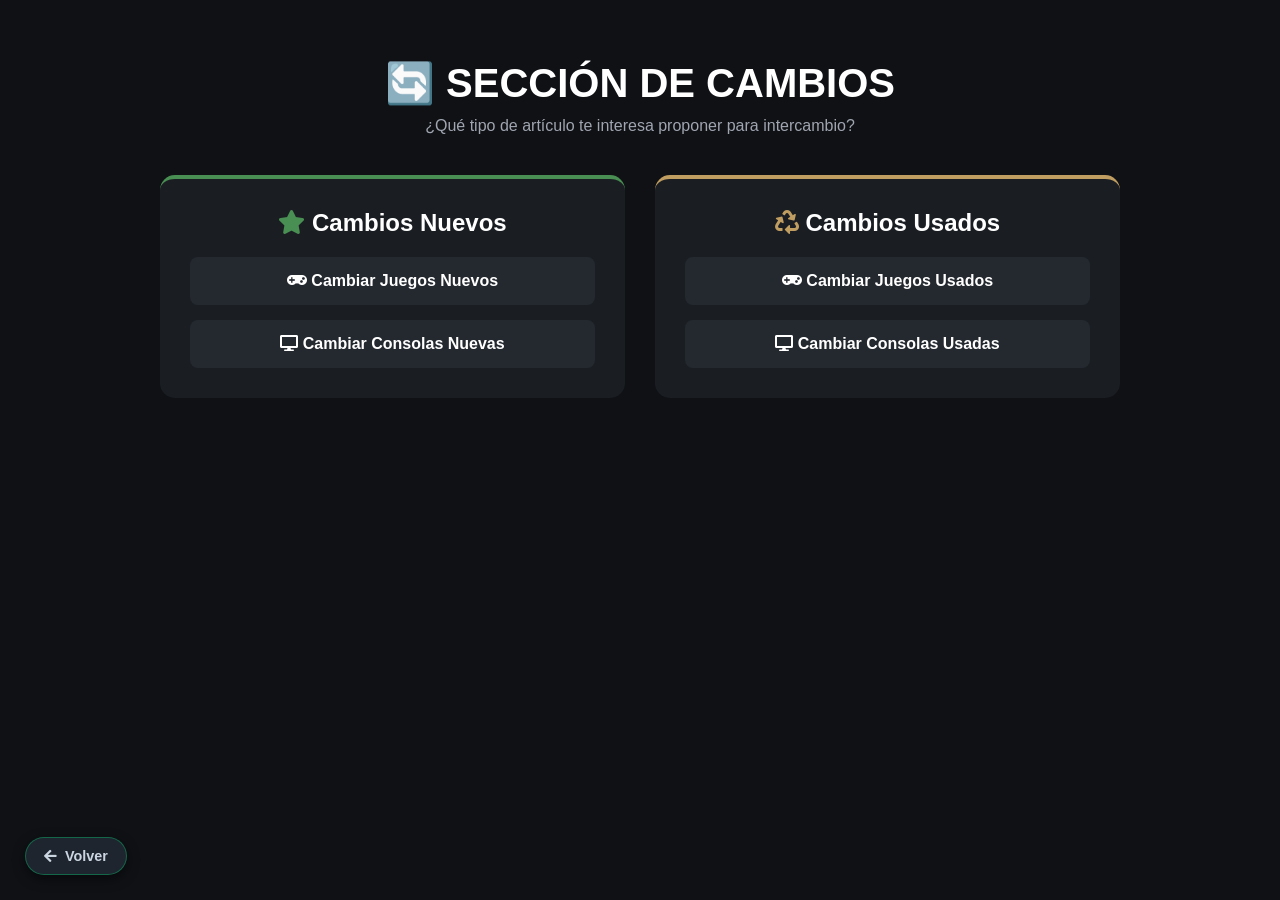
<file: cambio.html>
<!DOCTYPE html>
<html lang="es">
<head>
    <meta charset="UTF-8">
    <meta name="viewport" content="width=device-width, initial-scale=1.0">
    <title>Marketplace - Intercambios | Cambio y Venta EC</title>
    <link rel="stylesheet" href="styles.css">
    <link rel="stylesheet" href="https://cdnjs.cloudflare.com/ajax/libs/font-awesome/5.15.4/css/all.min.css">
</head>
<body>

    <main style="max-width: 1000px; margin: 60px auto; padding: 0 20px; text-align: center;">
        <h1 style="color: white; font-size: 2.5rem; margin-bottom: 10px;">🔄 SECCIÓN DE CAMBIOS</h1>
        <p style="color: #a0a5b0; margin-bottom: 40px;">¿Qué tipo de artículo te interesa proponer para intercambio?</p>

        <div style="display: grid; grid-template-columns: repeat(auto-fit, minmax(300px, 1fr)); gap: 30px;">
            
            <div style="background-color: #1a1e23; padding: 30px; border-radius: 15px; border-top: 4px solid #498e52;">
                <h2 style="color: white; margin-bottom: 20px;"><i class="fas fa-star" style="color: #498e52;"></i> Cambios Nuevos</h2>
                <div style="display: flex; flex-direction: column; gap: 15px;">
                    <a href="cambio-nuevo-juegos.html" style="background-color: #242930; color: white; padding: 15px; border-radius: 8px; text-decoration: none; font-weight: bold; transition: 0.3s; display: block;">
                        <i class="fas fa-gamepad"></i> Cambiar Juegos Nuevos
                    </a>
                    <a href="cambio-nuevo-consolas.html" style="background-color: #242930; color: white; padding: 15px; border-radius: 8px; text-decoration: none; font-weight: bold; transition: 0.3s; display: block;">
                        <i class="fas fa-desktop"></i> Cambiar Consolas Nuevas
                    </a>
                </div>
            </div>

            <div style="background-color: #1a1e23; padding: 30px; border-radius: 15px; border-top: 4px solid #c09d60;">
                <h2 style="color: white; margin-bottom: 20px;"><i class="fas fa-recycle" style="color: #c09d60;"></i> Cambios Usados</h2>
                <div style="display: flex; flex-direction: column; gap: 15px;">
                    <a href="cambio-usado-juegos.html" style="background-color: #242930; color: white; padding: 15px; border-radius: 8px; text-decoration: none; font-weight: bold; transition: 0.3s; display: block;">
                        <i class="fas fa-gamepad"></i> Cambiar Juegos Usados
                    </a>
                    <a href="cambio-usado-consolas.html" style="background-color: #242930; color: white; padding: 15px; border-radius: 8px; text-decoration: none; font-weight: bold; transition: 0.3s; display: block;">
                        <i class="fas fa-desktop"></i> Cambiar Consolas Usadas
                    </a>
                </div>
            </div>

        </div>
    </main>
<button onclick="window.history.back();" class="btn-back-floating" title="Volver a la página anterior">
    <i class="fas fa-arrow-left"></i> Volver
</button>
</body>
</html>
</file>
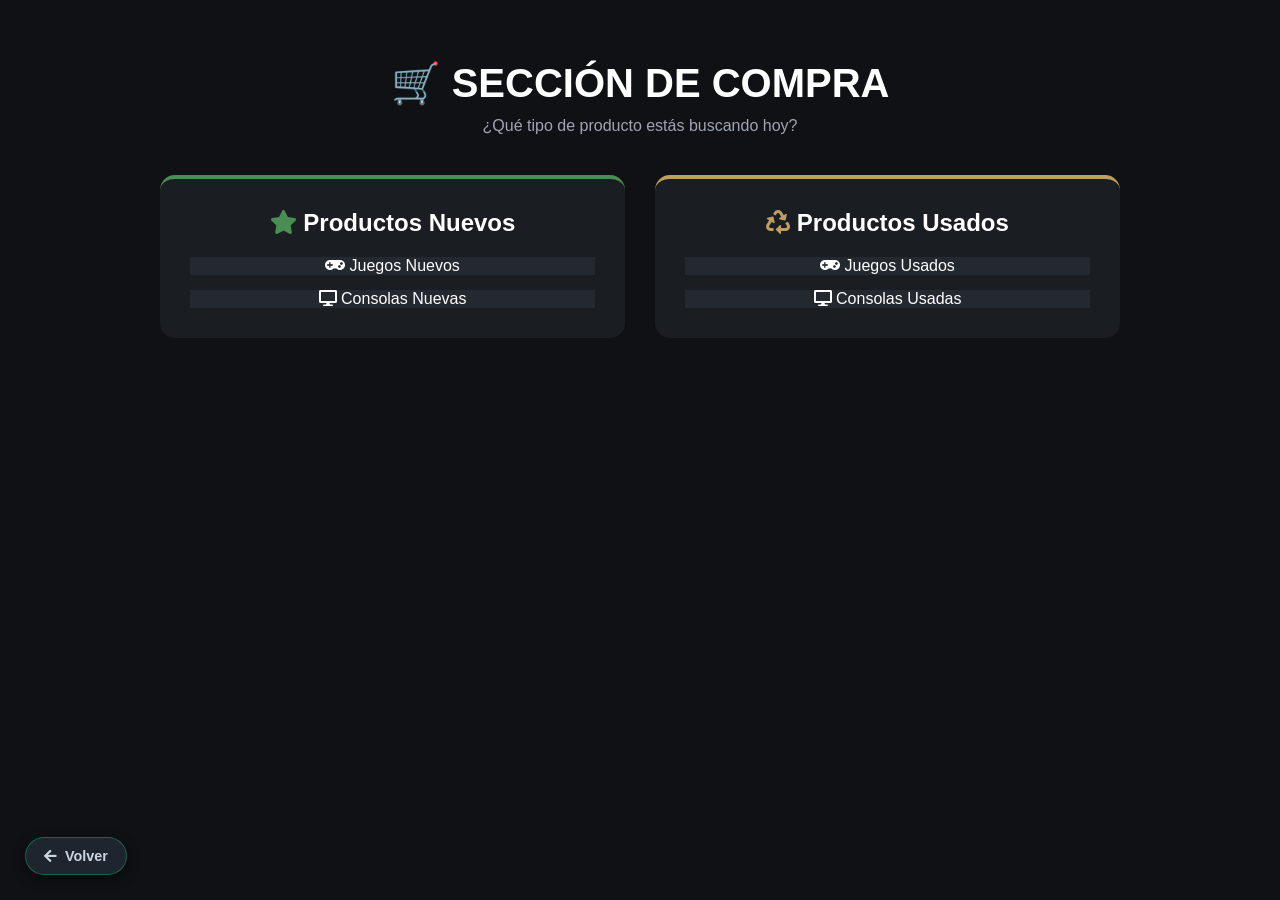
<file: compra.html>
<!DOCTYPE html>
<html lang="es">
<head>
    <meta charset="UTF-8">
    <meta name="viewport" content="width=device-width, initial-scale=1.0">
    <title>Marketplace - Compra | Cambio y Venta EC</title>
    <link rel="stylesheet" href="styles.css">
    <link rel="stylesheet" href="https://cdnjs.cloudflare.com/ajax/libs/font-awesome/5.15.4/css/all.min.css">
</head>
<body>

    <main style="max-width: 1000px; margin: 60px auto; padding: 0 20px; text-align: center;">
        <h1 style="color: white; font-size: 2.5rem; margin-bottom: 10px;">🛒 SECCIÓN DE COMPRA</h1>
        <p style="color: #a0a5b0; margin-bottom: 40px;">¿Qué tipo de producto estás buscando hoy?</p>

        <div style="display: grid; grid-template-columns: repeat(auto-fit, minmax(300px, 1fr)); gap: 30px;">
            
            <div style="background-color: #1a1e23; padding: 30px; border-radius: 15px; border-top: 4px solid #498e52;">
                <h2 style="color: white; margin-bottom: 20px;"><i class="fas fa-star" style="color: #498e52;"></i> Productos Nuevos</h2>
                <div style="display: flex; flex-direction: column; gap: 15px;">
                   <a href="juegos-fisicos.html?estado=nuevo" class="btn-juegos" style="background-color: #242930; color: #ffffff !important; text-decoration: none;">
    <i class="fas fa-gamepad"></i> Juegos Nuevos
</a>
                    </a>
                    <a href="consolas.html?estado=nuevo" class="btn-juegos" style="background-color: #242930; color: #ffffff !important; text-decoration: none;">
    <i class="fas fa-desktop"></i> Consolas Nuevas
</a>
                </div>
            </div>

            <div style="background-color: #1a1e23; padding: 30px; border-radius: 15px; border-top: 4px solid #c09d60;">
                <h2 style="color: white; margin-bottom: 20px;"><i class="fas fa-recycle" style="color: #c09d60;"></i> Productos Usados</h2>
                <div style="display: flex; flex-direction: column; gap: 15px;">
                    <a href="juegos-fisicos.html?estado=usado" class="btn-juegos" style="background-color: #242930; color: #ffffff !important; text-decoration: none;">
    <i class="fas fa-gamepad"></i> Juegos Usados
</a>
                    </a>
                    <a href="consolas.html?estado=usado" class="btn-juegos" style="background-color: #242930; color: #ffffff !important; text-decoration: none;">
    <i class="fas fa-desktop"></i> Consolas Usadas
</a>
                </div>
            </div>

        </div>
    </main>
<button onclick="window.history.back();" class="btn-back-floating" title="Volver a la página anterior">
    <i class="fas fa-arrow-left"></i> Volver
</button>
</body>
</html>
</file>
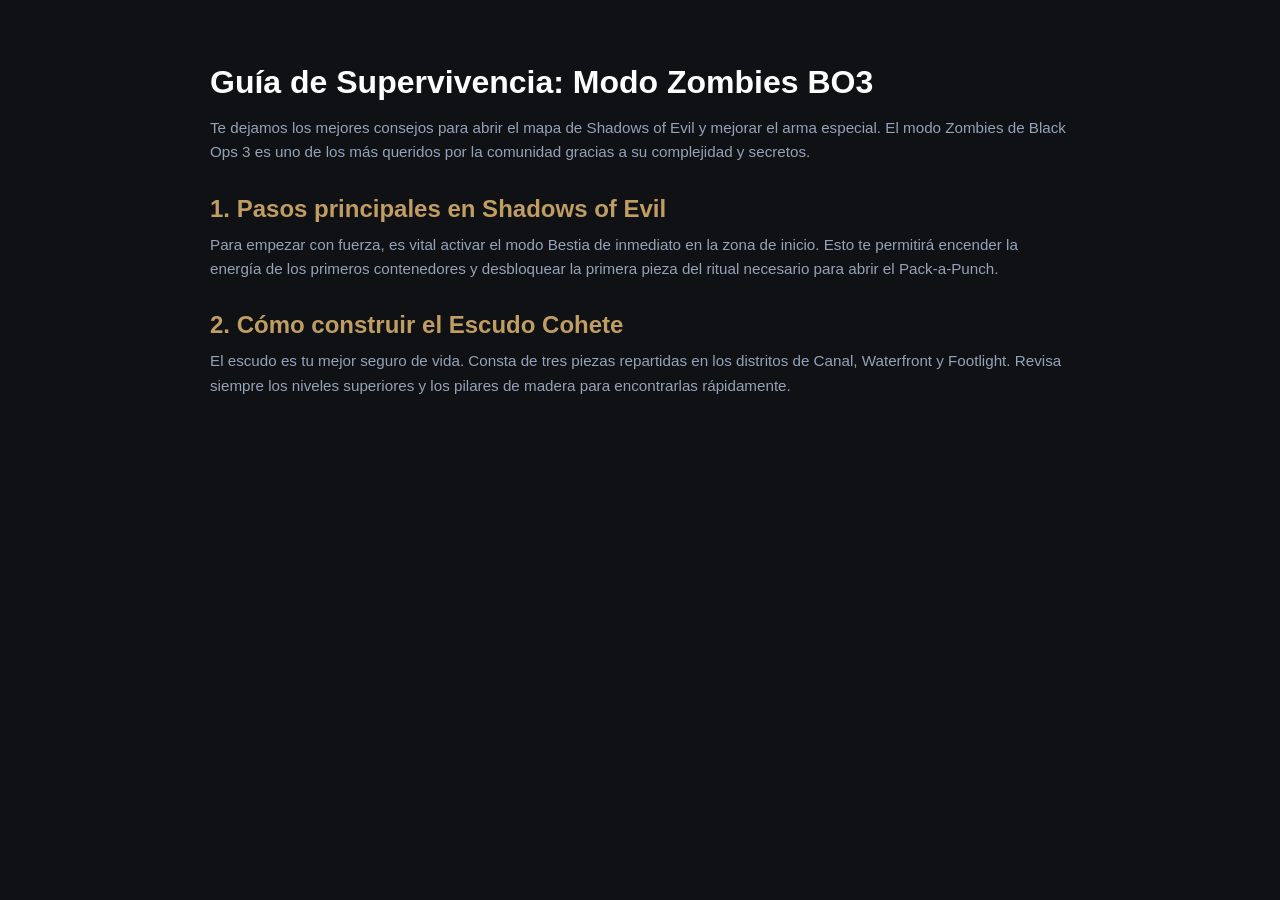
<file: guia-zombies-bo3.html>
<!DOCTYPE html>
<html lang="es">
<head>
    <meta charset="UTF-8">
    <meta name="viewport" content="width=device-width, initial-scale=1.0">
    <title>Guía de Supervivencia: Modo Zombies BO3 - Muro Gamer</title>

    <link rel="stylesheet" href="styles.css"> 
</head>
<body>


    <main class="grid-blog" style="max-width: 900px; margin: 40px auto; padding: 0 20px;">
        
    
        <a href="noticias.html" style="color: #498e52; text-decoration: none; font-weight: bold; display: inline-block; margin-bottom: 20px;">

        </a>

    
        <div class="post-blog" style="height: auto;">
            <h1 style="color: #ffffff; margin-bottom: 15px;">Guía de Supervivencia: Modo Zombies BO3</h1>
            
            <p style="color: #a0a5b0; font-size: 1.1rem; line-height: 1.6; margin-bottom: 20px;">
                Te dejamos los mejores consejos para abrir el mapa de Shadows of Evil y mejorar el arma especial. El modo Zombies de Black Ops 3 es uno de los más queridos por la comunidad gracias a su complejidad y secretos.
            </p>

            <h2 style="color: #c09d60; margin-top: 30px; margin-bottom: 10px;">1. Pasos principales en Shadows of Evil</h2>
            <p style="color: #a0a5b0; font-size: 1rem; line-height: 1.6; margin-bottom: 15px;">
                Para empezar con fuerza, es vital activar el modo Bestia de inmediato en la zona de inicio. Esto te permitirá encender la energía de los primeros contenedores y desbloquear la primera pieza del ritual necesario para abrir el Pack-a-Punch.
            </p>

            <h2 style="color: #c09d60; margin-top: 30px; margin-bottom: 10px;">2. Cómo construir el Escudo Cohete</h2>
            <p style="color: #a0a5b0; font-size: 1rem; line-height: 1.6; margin-bottom: 15px;">
                El escudo es tu mejor seguro de vida. Consta de tres piezas repartidas en los distritos de Canal, Waterfront y Footlight. Revisa siempre los niveles superiores y los pilares de madera para encontrarlas rápidamente.
            </p>

            <!-- Aquí puedes seguir escribiendo y agregando todo el desglose que quieras -->

        </div>
    </main>

</body>
</html>
</file>
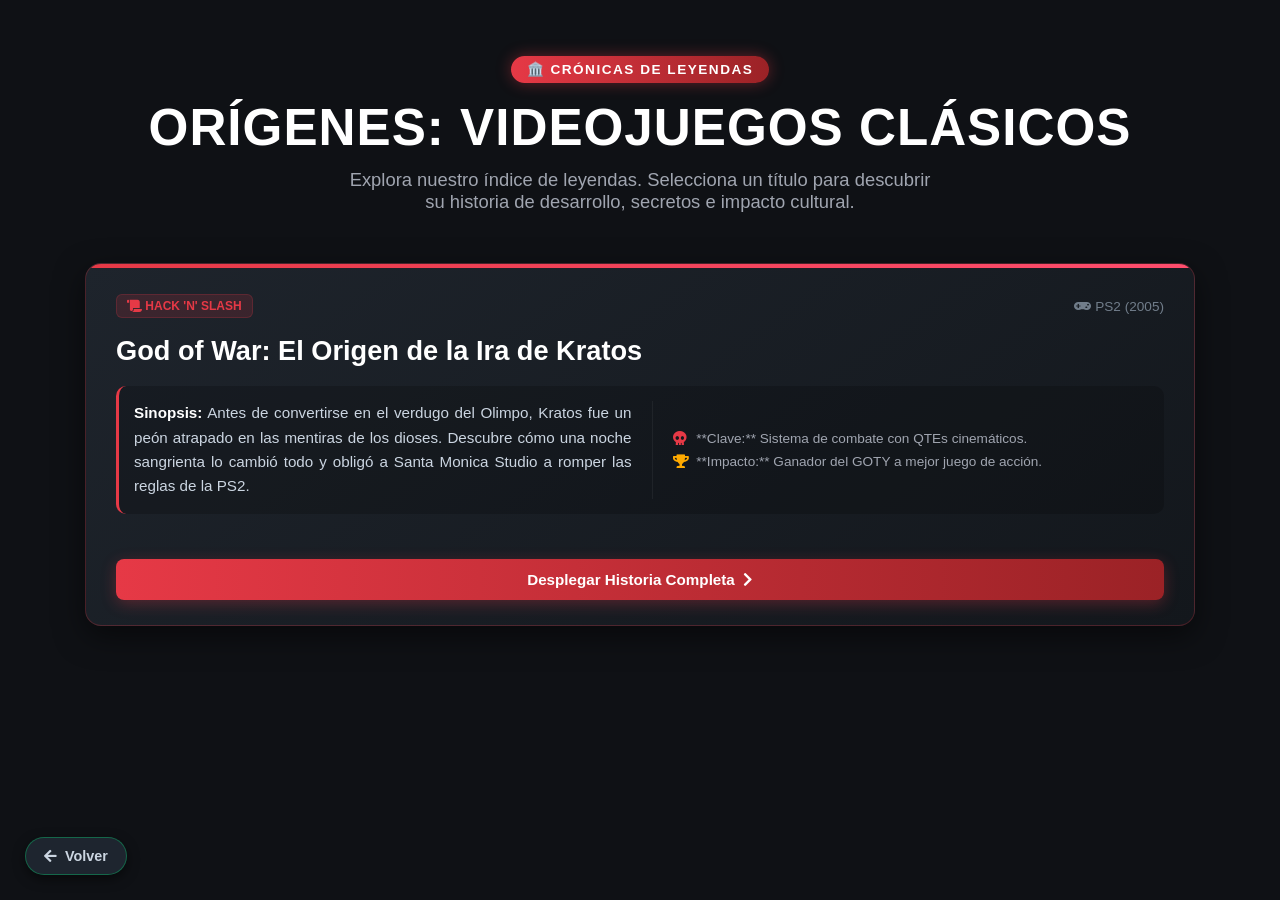
<file: historias-juegos.html>
<!DOCTYPE html>
<html lang="es">
<head>
    <meta charset="UTF-8">
    <meta name="viewport" content="width=device-width, initial-scale=1.0">
    <title>Retrogaming: Historias y Orígenes | Cambio y Venta EC</title>
    <link rel="stylesheet" href="styles.css">
    <link rel="stylesheet" href="https://cdnjs.cloudflare.com/ajax/libs/font-awesome/5.15.4/css/all.min.css">
    <style>
        /* Efectos dinámicos para que el índice sea totalmente interactivo */
        .tarjeta-click {
            transition: transform 0.3s ease, box-shadow 0.3s ease, border-color 0.3s ease;
        }
        .tarjeta-click:hover {
            transform: translateY(-5px);
            border-color: rgba(230, 57, 70, 0.6) !br important;
            box-shadow: 0 15px 35px rgba(230, 57, 70, 0.15) !important;
        }
        .enlace-titulo {
            color: white;
            text-decoration: none;
            transition: color 0.2s ease;
        }
        .tarjeta-click:hover .enlace-titulo {
            color: #e63946; /* El título se enciende en rojo cuando pasan el mouse por la tarjeta */
        }
    </style>
</head>
<body>

    <main style="max-width: 1150px; margin: 60px auto; padding: 0 20px;">
        
        <div style="text-align: center; margin-bottom: 50px;">
            <span style="background: linear-gradient(90deg, #e63946, #9b2226); color: white; padding: 6px 16px; border-radius: 30px; font-size: 0.85rem; font-weight: 800; letter-spacing: 1.5px; text-transform: uppercase; box-shadow: 0 0 15px rgba(230,57,70,0.4);">
                🏛️ CRÓNICAS DE LEYENDAS
            </span>
            <h1 style="color: white; font-size: 3.2rem; font-weight: 800; margin-top: 20px; margin-bottom: 12px; letter-spacing: 1px;">
                ORÍGENES: VIDEOJUEGOS CLÁSICOS
            </h1>
            <p style="color: #a0a5b0; font-size: 1.15rem; max-width: 600px; margin: 0 auto;">
                Explora nuestro índice de leyendas. Selecciona un título para descubrir su historia de desarrollo, secretos e impacto cultural.
            </p>
        </div>

        <div style="display: flex; flex-direction: column; gap: 30px;">
            
            <article class="tarjeta-click" style="background: linear-gradient(145deg, #1e242c, #13171c); border-radius: 16px; overflow: hidden; border: 1px solid rgba(230, 57, 70, 0.25); box-shadow: 0 10px 30px rgba(0,0,0,0.5); position: relative;">
                
                <div style="position: absolute; top: 0; left: 0; width: 100%; height: 4px; background: linear-gradient(90deg, #e63946, #ff4d6d);"></div>
                
                <div style="padding: 30px 30px 25px 30px;">
                    
                    <div style="display: flex; justify-content: space-between; align-items: center; margin-bottom: 15px;">
                        <span style="background: rgba(230, 57, 70, 0.15); color: #e63946; padding: 4px 10px; border-radius: 6px; font-size: 0.75rem; font-weight: bold; border: 1px solid rgba(230, 57, 70, 0.2); text-transform: uppercase;">
                            <i class="fas fa-scroll"></i> Hack 'n' Slash
                        </span>
                        <span style="color: #717d8a; font-size: 0.85rem;"><i class="fas fa-gamepad"></i> PS2 (2005)</span>
                    </div>
                    
                    <h2 style="font-size: 1.7rem; margin-bottom: 18px; line-height: 1.3; font-weight: 800;">
                        <a href="god-of-war-2005.html" class="enlace-titulo">
                            God of War: El Origen de la Ira de Kratos
                        </a>
                    </h2>
                    
                    <div style="display: grid; grid-template-columns: repeat(auto-fit, minmax(250px, 1fr)); gap: 20px; background: rgba(0,0,0,0.2); padding: 15px; border-radius: 10px; border-left: 3px solid #e63946; margin-bottom: 20px;">
                        
                        <div>
                            <p style="color: #cbd5e1; font-size: 0.95rem; line-height: 1.6; margin: 0; text-align: justify;">
                                <strong style="color: white;">Sinopsis:</strong> Antes de convertirse en el verdugo del Olimpo, Kratos fue un peón atrapado en las mentiras de los dioses. Descubre cómo una noche sangrienta lo cambió todo y obligó a Santa Monica Studio a romper las reglas de la PS2.
                            </p>
                        </div>
                        
                        <div style="display: flex; flex-direction: column; justify-content: center; gap: 8px; font-size: 0.85rem; color: #a0a5b0; border-left: 1px solid rgba(255,255,255,0.05); padding-left: 20px;">
                            <div><i class="fas fa-skull" style="color: #e63946; width: 20px;"></i> **Clave:** Sistema de combate con QTEs cinemáticos.</div>
                            <div><i class="fas fa-trophy" style="color: #ffaa00; width: 20px;"></i> **Impacto:** Ganador del GOTY a mejor juego de acción.</div>
                        </div>
                    </div>

                </div>
                
                <div style="padding: 0 30px 25px 30px;">
                    <a href="god-of-war-2005.html" style="background: linear-gradient(90deg, #e63946, #9b2226); color: white; text-decoration: none; font-weight: bold; padding: 12px; border-radius: 8px; display: flex; align-items: center; justify-content: center; gap: 8px; font-size: 0.95rem; box-shadow: 0 4px 15px rgba(230,57,70,0.3); transition: 0.3s;">
                        Desplegar Historia Completa <i class="fas fa-chevron-right"></i>
                    </a>
                </div>

            </article>

            </div>
    </main>
<button onclick="window.history.back();" class="btn-back-floating" title="Volver a la página anterior">
    <i class="fas fa-arrow-left"></i> Volver
</button>
</body>
</html>
</file>
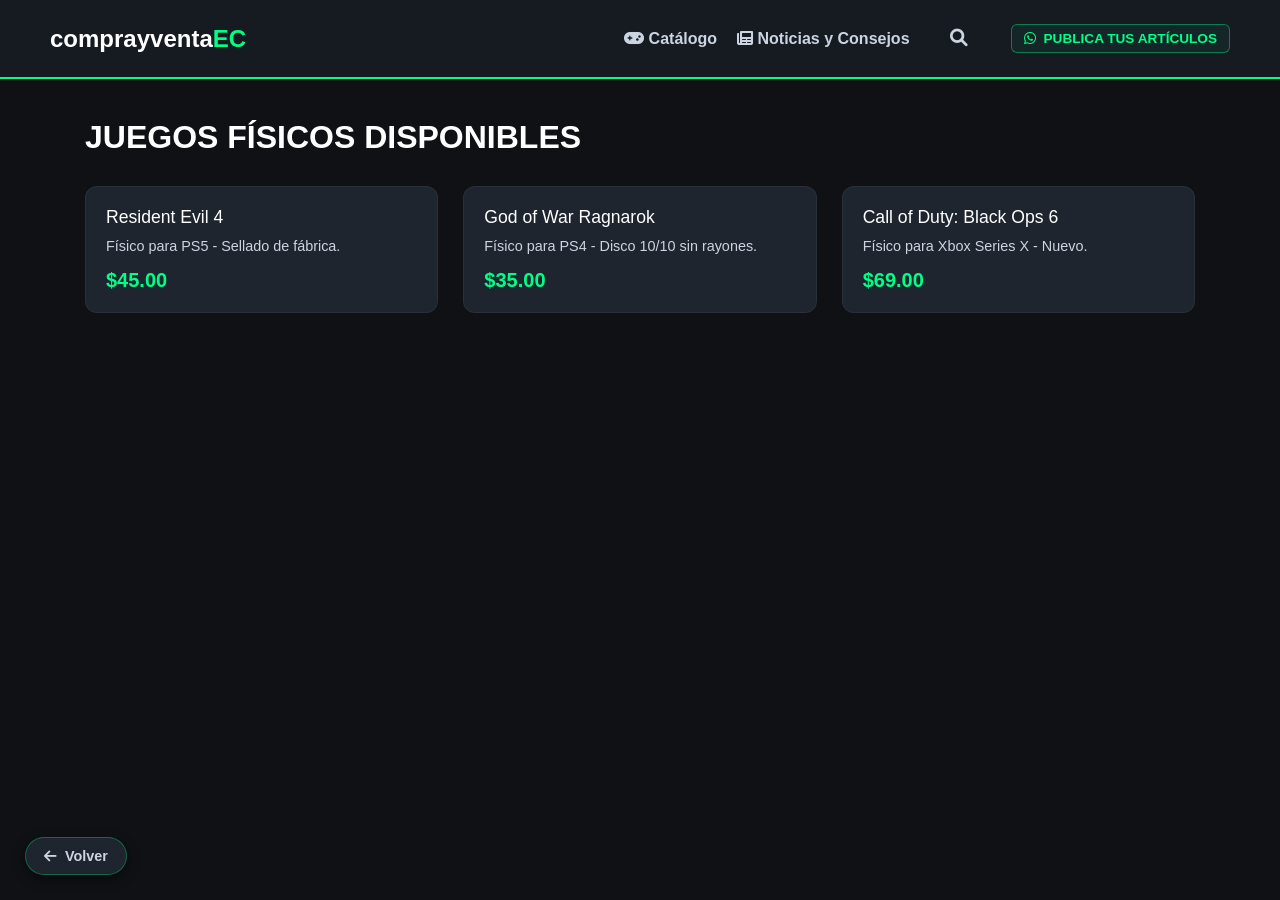
<file: juegos-fisicos.html>
<!DOCTYPE html>
<html lang="es">
<head>
    <meta charset="UTF-8">
    <meta name="viewport" content="width=device-width, initial-scale=1.0">
    <title>Juegos Físicos - comprayventaEC</title>
    <link rel="stylesheet" href="styles.css">
    <link rel="stylesheet" href="https://cdnjs.cloudflare.com/ajax/libs/font-awesome/6.0.0/css/all.min.css">
    <style>
        /* Estilos específicos para las etiquetas de estado */
        .badge {
            font-size: 0.75rem;
            text-transform: uppercase;
            padding: 4px 8px;
            border-radius: 4px;
            font-weight: bold;
            margin-left: 8px;
            display: inline-block;
            vertical-align: middle;
        }
        .badge-nuevo {
            background-color: #00ff87;
            color: #13171c;
            box-shadow: 0 0 8px rgba(0, 255, 135, 0.4);
        }
        .badge-usado {
            background-color: #00bfff;
            color: #13171c;
            box-shadow: 0 0 8px rgba(0, 191, 255, 0.4);
        }
        .catalogo-container {
            max-width: 1150px;
            margin: 40px auto;
            padding: 0 20px;
        }
        .grid-juegos {
            display: grid;
            grid-template-columns: repeat(auto-fill, minmax(280px, 1fr));
            gap: 25px;
            margin-top: 30px;
        }
        /* Estructura base para tus tarjetas gamer */
        .product-card {
            background: #1e252f;
            border: 1px solid rgba(255, 255, 255, 0.05);
            border-radius: 12px;
            overflow: hidden;
            transition: transform 0.3s ease, box-shadow 0.3s ease;
        }
        .product-card:hover {
            transform: translateY(-5px);
            box-shadow: 0 5px 15px rgba(0, 255, 135, 0.1);
        }
        .product-info {
            padding: 20px;
        }
        .product-title {
            font-size: 1.1rem;
            color: white;
            margin-bottom: 10px;
            display: flex;
            align-items: center;
            justify-content: space-between;
        }
        .product-price {
            color: #00ff87;
            font-weight: bold;
            font-size: 1.25rem;
        }
    </style>
</head>
<body>

    <header>
        <div class="logo">
            <h1>comprayventa<span>EC</span></h1>
        </div>
        <nav>
            <ul>
                <li class="dropdown-menu">
                    <a href="#" class="dropdown-trigger"><i class="fas fa-gamepad"></i> Catálogo</a>
                    <div class="dropdown-content">
                        <a href="compra.html"><i class="fas fa-shopping-cart"></i> Compra</a>
                        <a href="venta.html"><i class="fas fa-tags"></i> Venta</a>
                        <a href="cambio.html"><i class="fas fa-exchange-alt"></i> Cambio</a>
                    </div>
                </li>
                <li class="dropdown-menu">
                    <a href="#" class="dropdown-trigger"><i class="fas fa-newspaper"></i> Noticias y Consejos</a>
                    <div class="dropdown-content">
                        <a href="noticias.html"><i class="fas fa-bullhorn"></i> Noticias</a>
                        <a href="trucos.html"><i class="fas fa-lightbulb"></i> Trucos</a>
                    </div>
                </li>
                <li style="display: flex; align-items: center; margin-right: 15px; margin-left: 15px;">
                    <div style="position: relative; display: flex; align-items: center;">
                        <input type="text" id="site-search" placeholder="Buscar juegos o noticias..." style="width: 0px; opacity: 0; padding: 6px 0px; border: 1px solid #00ff87; border-radius: 20px; background: #13171c; color: white; font-size: 0.85rem; outline: none; transition: all 0.3s ease; padding-left: 15px; box-shadow: 0 0 10px rgba(0, 255, 135, 0.1); font-family: inherit;">
                        <button id="search-btn" style="background: none; border: none; color: #cbd5e1; cursor: pointer; padding: 8px; font-size: 1.1rem; transition: color 0.2s;"><i class="fas fa-search"></i></button>
                    </div>
                </li>
                <li>
                    <a href="https://wa.me/593991668902?text=Hola%20comprayventaEC,%20quiero%20publicar%20mis%20art%C3%ADculos%20gamers" target="_blank" style="color: #00ff87 !important; font-weight: 800; border: 1px solid rgba(0, 255, 135, 0.4); padding: 6px 12px; border-radius: 6px; background: rgba(0, 255, 135, 0.05); display: inline-flex; align-items: center; gap: 8px; text-transform: uppercase; font-size: 0.85rem;">
                        <i class="fab fa-whatsapp"></i> Publica tus artículos
                    </a>
                </li>
            </ul>
        </nav>
    </header>

    <div class="catalogo-container">
        <h2 style="color: white; font-size: 2rem; text-transform: uppercase;" id="seccion-titulo">Juegos Físicos Disponibles</h2>
        
        <div class="grid-juegos">
            <div class="product-card" data-estado="nuevo">
                <div class="product-info">
                    <div class="product-title">
                        Resident Evil 4 <span class="badge badge-nuevo">Nuevo</span>
                    </div>
                    <p style="color: #cbd5e1; font-size: 0.9rem; margin-bottom: 15px;">Físico para PS5 - Sellado de fábrica.</p>
                    <div class="product-price">$45.00</div>
                </div>
            </div>

            <div class="product-card" data-estado="usado">
                <div class="product-info">
                    <div class="product-title">
                        God of War Ragnarok <span class="badge badge-usado">Usado</span>
                    </div>
                    <p style="color: #cbd5e1; font-size: 0.9rem; margin-bottom: 15px;">Físico para PS4 - Disco 10/10 sin rayones.</p>
                    <div class="product-price">$35.00</div>
                </div>
            </div>

            <div class="product-card" data-estado="nuevo">
                <div class="product-info">
                    <div class="product-title">
                        Call of Duty: Black Ops 6 <span class="badge badge-nuevo">Nuevo</span>
                    </div>
                    <p style="color: #cbd5e1; font-size: 0.9rem; margin-bottom: 15px;">Físico para Xbox Series X - Nuevo.</p>
                    <div class="product-price">$69.00</div>
                </div>
            </div>
        </div>
    </div>

    <script>
        // Lógica para filtrar según el botón que presionaron en compra.html
        window.addEventListener('DOMContentLoaded', () => {
            const urlParams = new URLSearchParams(window.location.search);
            const estadoFiltro = urlParams.get('estado'); // Puede ser 'nuevo' o 'usado'
            const tituloSeccion = document.getElementById('seccion-titulo');
            const tarjetas = document.querySelectorAll('.product-card');

            if (estadoFiltro === 'nuevo') {
                tituloSeccion.innerHTML = 'Juegos Físicos <span style="color: #00ff87;">Nuevos</span>';
                tarjetas.forEach(t => {
                    t.style.display = t.getAttribute('data-estado') === 'nuevo' ? '' : 'none';
                });
            } else if (estadoFiltro === 'usado') {
                tituloSeccion.innerHTML = 'Juegos Físicos <span style="color: #00bfff;">Usados</span>';
                tarjetas.forEach(t => {
                    t.style.display = t.getAttribute('data-estado') === 'usado' ? '' : 'none';
                });
            }
        });

        // Código de tu Lupa (Se queda activo para búsquedas)
        const searchBtn = document.getElementById('search-btn');
        const searchInput = document.getElementById('site-search');
        searchBtn.addEventListener('click', (e) => {
            e.stopPropagation();
            if (searchInput.style.width === '200px') {
                if (searchInput.value.trim() !== '') {
                    window.location.href = `index.html?search=${encodeURIComponent(searchInput.value)}#catalogo`;
                } else {
                    searchInput.style.width = '0px';
                    searchInput.style.opacity = '0';
                }
            } else {
                searchInput.style.width = '200px';
                searchInput.style.opacity = '1';
                searchInput.focus();
            }
        });
    </script>
    <button onclick="window.history.back();" class="btn-back-floating" title="Volver a la página anterior">
    <i class="fas fa-arrow-left"></i> Volver
</button>
</body>
</html>
</file>
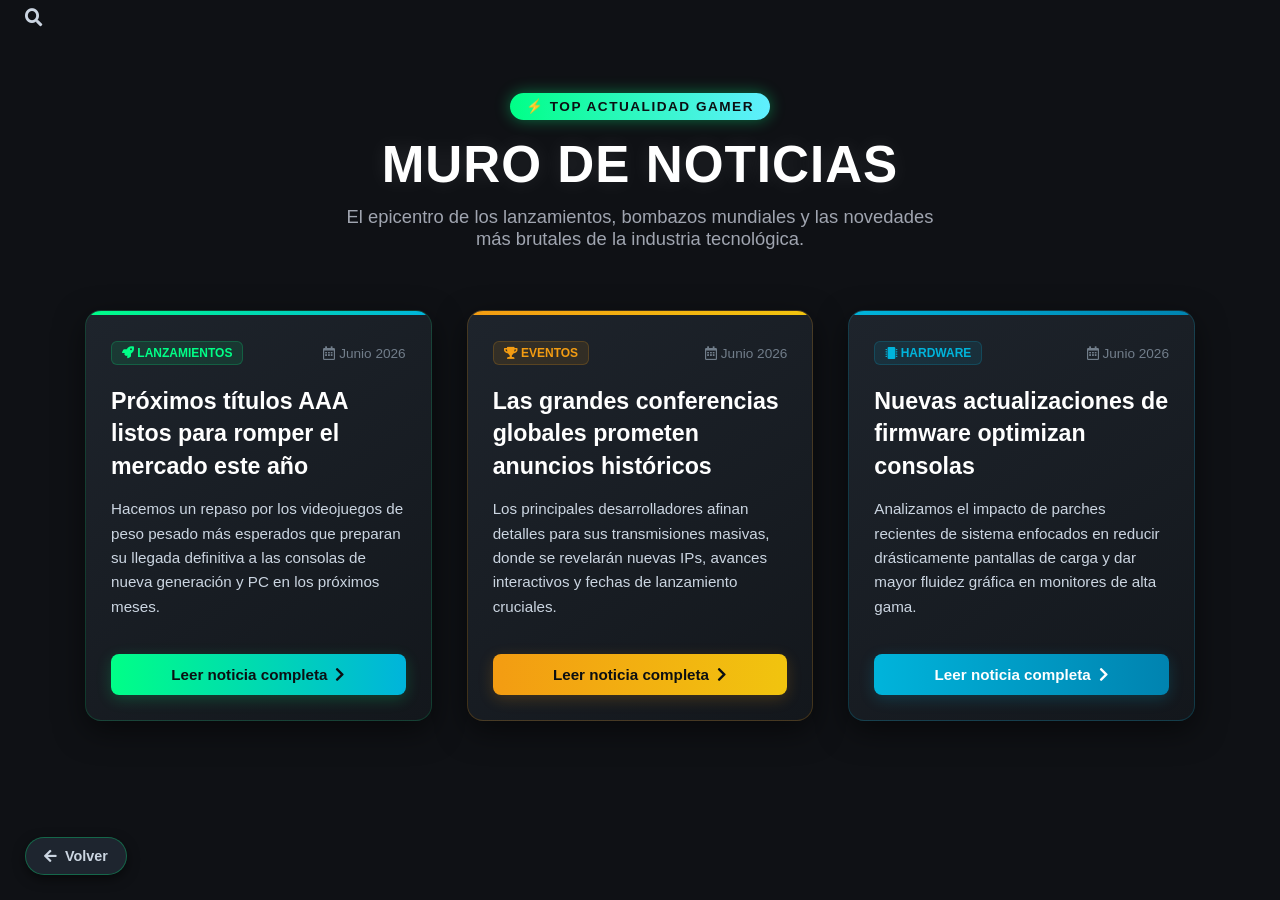
<file: noticias.html>
<!DOCTYPE html>
<html lang="es">
<head>
    <meta charset="UTF-8">
    <meta name="viewport" content="width=device-width, initial-scale=1.0">
    <title>Muro de Noticias | Cambio y Venta EC</title>
    <link rel="stylesheet" href="styles.css">
    <link rel="stylesheet" href="https://cdnjs.cloudflare.com/ajax/libs/font-awesome/5.15.4/css/all.min.css">
</head>
<ul>
                <li style="display: flex; align-items: center; margin-right: 10px;">
                    <div style="position: relative; display: flex; align-items: center;">
                        <input type="text" id="site-search" placeholder="Buscar juegos o noticias..." 
                               style="width: 0px; opacity: 0; padding: 6px 0px; border: 1px solid #00ff87; border-radius: 20px; background: #13171c; color: white; font-size: 0.85rem; outline: none; transition: all 0.3s ease; padding-left: 15px; box-shadow: 0 0 10px rgba(0, 255, 135, 0.1); font-family: inherit;">
                        <button id="search-btn" style="background: none; border: none; color: #cbd5e1; cursor: pointer; padding: 8px; font-size: 1.1rem; transition: color 0.2s;"
                                onmouseover="this.style.color='#00ff87'" 
                                onmouseout="if(document.getElementById('site-search').style.width !== '200px') this.style.color='#cbd5e1'">
                            <i class="fas fa-search"></i>
                        </button>
                    </div>
                </li>

<body>

    <main style="max-width: 1150px; margin: 60px auto; padding: 0 20px;">
        
        <div style="text-align: center; margin-bottom: 60px; position: relative;">
            <span style="background: linear-gradient(90deg, #00ff87, #60efff); color: #0b0f12; padding: 6px 16px; border-radius: 30px; font-size: 0.85rem; font-weight: 800; letter-spacing: 1.5px; text-transform: uppercase; box-shadow: 0 0 15px rgba(0,255,135,0.4);">
                ⚡ TOP ACTUALIDAD GAMER
            </span>
            <h1 style="color: white; font-size: 3.2rem; font-weight: 800; margin-top: 20px; margin-bottom: 12px; letter-spacing: 1px; text-shadow: 0 0 20px rgba(255,255,255,0.1);">
                MURO DE NOTICIAS
            </h1>
            <p style="color: #a0a5b0; font-size: 1.15rem; max-width: 600px; margin: 0 auto;">
                El epicentro de los lanzamientos, bombazos mundiales y las novedades más brutales de la industria tecnológica.
            </p>
        </div>

        <div style="display: grid; grid-template-columns: repeat(auto-fit, minmax(330px, 1fr)); gap: 35px;">
            
            <article style="background: linear-gradient(145deg, #1e242c, #13171c); border-radius: 16px; overflow: hidden; border: 1px solid rgba(0, 255, 135, 0.15); box-shadow: 0 10px 30px rgba(0,0,0,0.5); display: flex; flex-direction: column; justify-content: space-between; transition: 0.3s; position: relative;">
                <div style="position: absolute; top: 0; left: 0; width: 100%; height: 4px; background: linear-gradient(90deg, #00ff87, #00b4db);"></div>
                <div style="padding: 30px 25px 20px 25px;">
                    <div style="display: flex; justify-content: space-between; align-items: center; margin-bottom: 20px;">
                        <span style="background: rgba(0, 255, 137, 0.1); color: #00ff87; padding: 4px 10px; border-radius: 6px; font-size: 0.75rem; font-weight: bold; border: 1px solid rgba(0, 255, 137, 0.2); text-transform: uppercase;">
                            <i class="fas fa-rocket"></i> Lanzamientos
                        </span>
                        <span style="color: #717d8a; font-size: 0.85rem;"><i class="far fa-calendar-alt"></i> Junio 2026</span>
                    </div>
                    <h2 style="color: white; font-size: 1.45rem; margin-bottom: 15px; line-height: 1.4; font-weight: 700;">Próximos títulos AAA listos para romper el mercado este año</h2>
                    <p style="color: #cbd5e1; font-size: 0.95rem; line-height: 1.6; margin-bottom: 15px;">
                        Hacemos un repaso por los videojuegos de peso pesado más esperados que preparan su llegada definitiva a las consolas de nueva generación y PC en los próximos meses.
                    </p>
                </div>
                <div style="padding: 0 25px 25px 25px;">
                    <a href="#" style="background: linear-gradient(90deg, #00ff87, #00b4db); color: #0b0f12; text-decoration: none; font-weight: bold; padding: 12px; border-radius: 8px; display: flex; align-items: center; justify-content: center; gap: 8px; font-size: 0.95rem; box-shadow: 0 4px 15px rgba(0,255,135,0.2);">
                        Leer noticia completa <i class="fas fa-chevron-right"></i>
                    </a>
                </div>
            </article>

            <article style="background: linear-gradient(145deg, #1e242c, #13171c); border-radius: 16px; overflow: hidden; border: 1px solid rgba(243, 156, 18, 0.2); box-shadow: 0 10px 30px rgba(0,0,0,0.5); display: flex; flex-direction: column; justify-content: space-between; transition: 0.3s; position: relative;">
                <div style="position: absolute; top: 0; left: 0; width: 100%; height: 4px; background: linear-gradient(90deg, #f39c12, #f1c40f); colorn: white"></div>
                <div style="padding: 30px 25px 20px 25px;">
                    <div style="display: flex; justify-content: space-between; align-items: center; margin-bottom: 20px;">
                        <span style="background: rgba(243, 156, 18, 0.1); color: #f39c12; padding: 4px 10px; border-radius: 6px; font-size: 0.75rem; font-weight: bold; border: 1px solid rgba(243, 156, 18, 0.2); text-transform: uppercase;">
                            <i class="fas fa-trophy"></i> Eventos
                        </span>
                        <span style="color: #717d8a; font-size: 0.85rem;"><i class="far fa-calendar-alt"></i> Junio 2026</span>
                    </div>
                    <h2 style="color: white; font-size: 1.45rem; margin-bottom: 15px; line-height: 1.4; font-weight: 700;">Las grandes conferencias globales prometen anuncios históricos</h2>
                    <p style="color: #cbd5e1; font-size: 0.95rem; line-height: 1.6; margin-bottom: 15px;">
                        Los principales desarrolladores afinan detalles para sus transmisiones masivas, donde se revelarán nuevas IPs, avances interactivos y fechas de lanzamiento cruciales.
                    </p>
                </div>
                <div style="padding: 0 25px 25px 25px;">
                    <a href="#" style="background: linear-gradient(90deg, #f39c12, #f1c40f); color: #0b0f12; text-decoration: none; font-weight: bold; padding: 12px; border-radius: 8px; display: flex; align-items: center; justify-content: center; gap: 8px; font-size: 0.95rem; box-shadow: 0 4px 15px rgba(243,156,18,0.2);">
                        Leer noticia completa <i class="fas fa-chevron-right"></i>
                    </a>
                </div>
            </article>

            <article style="background: linear-gradient(145deg, #1e242c, #13171c); border-radius: 16px; overflow: hidden; border: 1px solid rgba(0, 180, 219, 0.2); box-shadow: 0 10px 30px rgba(0,0,0,0.5); display: flex; flex-direction: column; justify-content: space-between; transition: 0.3s; position: relative;">
                <div style="position: absolute; top: 0; left: 0; width: 100%; height: 4px; background: linear-gradient(90deg, #00b4db, #0083b0);"></div>
                <div style="padding: 30px 25px 20px 25px;">
                    <div style="display: flex; justify-content: space-between; align-items: center; margin-bottom: 20px;">
                        <span style="background: rgba(0, 180, 219, 0.1); color: #00b4db; padding: 4px 10px; border-radius: 6px; font-size: 0.75rem; font-weight: bold; border: 1px solid rgba(0, 180, 219, 0.2); text-transform: uppercase;">
                            <i class="fas fa-microchip"></i> Hardware
                        </span>
                        <span style="color: #717d8a; font-size: 0.85rem;"><i class="far fa-calendar-alt"></i> Junio 2026</span>
                    </div>
                    <h2 style="color: white; font-size: 1.45rem; margin-bottom: 15px; line-height: 1.4; font-weight: 700;">Nuevas actualizaciones de firmware optimizan consolas</h2>
                    <p style="color: #cbd5e1; font-size: 0.95rem; line-height: 1.6; margin-bottom: 15px;">
                        Analizamos el impacto de parches recientes de sistema enfocados en reducir drásticamente pantallas de carga y dar mayor fluidez gráfica en monitores de alta gama.
                    </p>
                </div>
                <div style="padding: 0 25px 25px 25px;">
                    <a href="#" style="background: linear-gradient(90deg, #00b4db, #0083b0); color: white; text-decoration: none; font-weight: bold; padding: 12px; border-radius: 8px; display: flex; align-items: center; justify-content: center; gap: 8px; font-size: 0.95rem; box-shadow: 0 4px 15px rgba(0,180,219,0.2);">
                        Leer noticia completa <i class="fas fa-chevron-right"></i>
                    </a>
                </div>
            </article>

        </div>
    </main>
<script>
    const searchBtn = document.getElementById('search-btn');
    const searchInput = document.getElementById('site-search');

    // 1. Controla la animación de la barra al dar clic en el ícono
    searchBtn.addEventListener('click', (e) => {
        e.stopPropagation();
        if (searchInput.style.width === '200px') {
            if (searchInput.value.trim() !== '') {
                procesarBusqueda(searchInput.value);
            } else {
                searchInput.style.width = '0px';
                searchInput.style.opacity = '0';
                searchBtn.style.color = '#cbd5e1';
            }
        } else {
            searchInput.style.width = '200px';
            searchInput.style.opacity = '1';
            searchBtn.style.color = '#00ff87';
            searchInput.focus();
        }
    });

    // 2. Procesa la búsqueda si el usuario presiona la tecla ENTER
    searchInput.addEventListener('keypress', (e) => {
        if (e.key === 'Enter') {
            procesarBusqueda(searchInput.value);
        }
    });

    // 3. Redirección inteligente hacia el catálogo principal
    function procesarBusqueda(texto) {
        const termino = texto.trim().toLowerCase().normalize("NFD").replace(/[\u0300-\u036f]/g, "");
        if (termino === '') return;

        // Si el usuario ya está parado en el index, filtra localmente
        if (window.location.pathname === '/' || window.location.pathname.includes('index.html')) {
            filtrarElementosLocales(termino);
        } else {
            // Si está en otro apartado, viaja al index enviando el texto en la URL
            window.location.href = `index.html?search=${encodeURIComponent(termino)}#catalogo`;
        }
    }

    // Filtra las tarjetas de forma local (útil para la página principal)
    function filtrarElementosLocales(termino) {
        const tarjetas = document.querySelectorAll('.card, .product-card, .noticia-card');
        tarjetas.forEach(tarjeta => {
            const textoTarjeta = tarjeta.textContent.toLowerCase().normalize("NFD").replace(/[\u0300-\u036f]/g, "");
            tarjeta.style.display = textoTarjeta.includes(termino) ? '' : 'none';
        });
    }

    // Cierra el buscador automáticamente si se hace clic fuera de él
    document.addEventListener('click', (e) => {
        if (!searchInput.contains(e.target) && !searchBtn.contains(e.target)) {
            if(searchInput.value.trim() === '') {
                searchInput.style.width = '0px';
                searchInput.style.opacity = '0';
                searchBtn.style.color = '#cbd5e1';
            }
        }
    });
</script>
<button onclick="window.history.back();" class="btn-back-floating" title="Volver a la página anterior">
    <i class="fas fa-arrow-left"></i> Volver
</button>
</body>
</html>
</file>
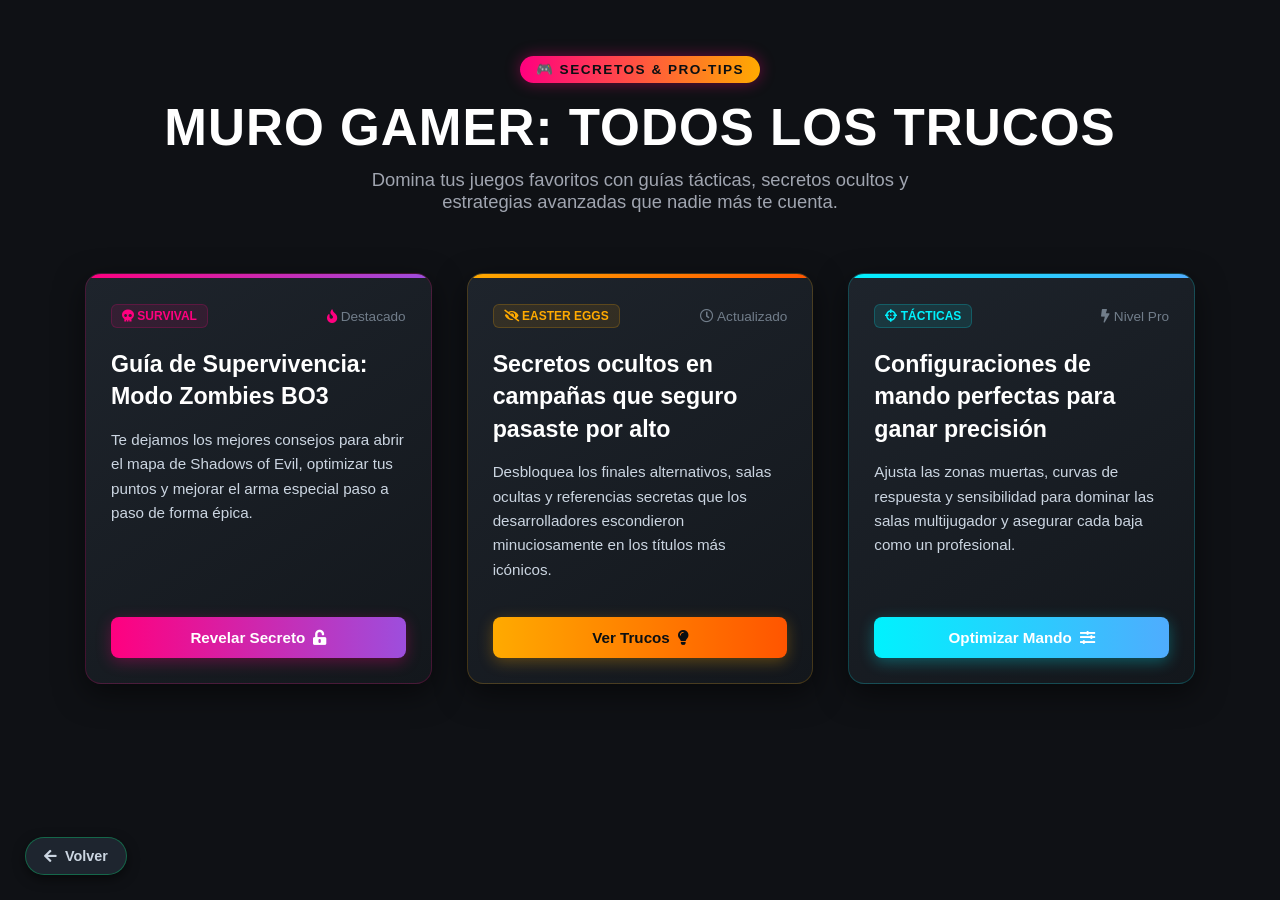
<file: trucos.html>
<!DOCTYPE html>
<html lang="es">
<head>
    <meta charset="UTF-8">
    <meta name="viewport" content="width=device-width, initial-scale=1.0">
    <title>Muro Gamer: Todos los Trucos | Cambio y Venta EC</title>
    <link rel="stylesheet" href="styles.css">
    <link rel="stylesheet" href="https://cdnjs.cloudflare.com/ajax/libs/font-awesome/5.15.4/css/all.min.css">
</head>
<body>

    <main style="max-width: 1150px; margin: 60px auto; padding: 0 20px;">
        
        <div style="text-align: center; margin-bottom: 60px;">
            <span style="background: linear-gradient(90deg, #ff007f, #ffaa00); color: #0b0f12; padding: 6px 16px; border-radius: 30px; font-size: 0.85rem; font-weight: 800; letter-spacing: 1.5px; text-transform: uppercase; box-shadow: 0 0 15px rgba(255,0,127,0.4);">
                🎮 SECRETOS & PRO-TIPS
            </span>
            <h1 style="color: white; font-size: 3.2rem; font-weight: 800; margin-top: 20px; margin-bottom: 12px; letter-spacing: 1px;">
                MURO GAMER: TODOS LOS TRUCOS
            </h1>
            <p style="color: #a0a5b0; font-size: 1.15rem; max-width: 600px; margin: 0 auto;">
                Domina tus juegos favoritos con guías tácticas, secretos ocultos y estrategias avanzadas que nadie más te cuenta.
            </p>
        </div>

        <div style="display: grid; grid-template-columns: repeat(auto-fit, minmax(330px, 1fr)); gap: 35px;">
            
            <article style="background: linear-gradient(145deg, #1e242c, #13171c); border-radius: 16px; overflow: hidden; border: 1px solid rgba(255, 0, 127, 0.2); box-shadow: 0 10px 30px rgba(0,0,0,0.5); display: flex; flex-direction: column; justify-content: space-between; transition: 0.3s; position: relative;">
                <div style="position: absolute; top: 0; left: 0; width: 100%; height: 4px; background: linear-gradient(90deg, #ff007f, #9d4edd);"></div>
                <div style="padding: 30px 25px 20px 25px;">
                    <div style="display: flex; justify-content: space-between; align-items: center; margin-bottom: 20px;">
                        <span style="background: rgba(255, 0, 127, 0.1); color: #ff007f; padding: 4px 10px; border-radius: 6px; font-size: 0.75rem; font-weight: bold; border: 1px solid rgba(255, 0, 127, 0.2); text-transform: uppercase;">
                            <i class="fas fa-skull"></i> Survival
                        </span>
                        <span style="color: #717d8a; font-size: 0.85rem;"><i class="fas fa-fire" style="color: #ff007f;"></i> Destacado</span>
                    </div>
                    <h2 style="color: white; font-size: 1.45rem; margin-bottom: 15px; line-height: 1.4; font-weight: 700;">Guía de Supervivencia: Modo Zombies BO3</h2>
                    <p style="color: #cbd5e1; font-size: 0.95rem; line-height: 1.6; margin-bottom: 15px;">
                        Te dejamos los mejores consejos para abrir el mapa de Shadows of Evil, optimizar tus puntos y mejorar el arma especial paso a paso de forma épica.
                    </p>
                </div>
                <div style="padding: 0 25px 25px 25px;">
                    <a href="guia-zombies-bo3.html" style="background: linear-gradient(90deg, #ff007f, #9d4edd); color: white; text-decoration: none; font-weight: bold; padding: 12px; border-radius: 8px; display: flex; align-items: center; justify-content: center; gap: 8px; font-size: 0.95rem; box-shadow: 0 4px 15px rgba(255,0,127,0.3);">
                        Revelar Secreto <i class="fas fa-unlock-alt"></i>
                    </a>
                </div>
            </article>

            <article style="background: linear-gradient(145deg, #1e242c, #13171c); border-radius: 16px; overflow: hidden; border: 1px solid rgba(255, 170, 0, 0.2); box-shadow: 0 10px 30px rgba(0,0,0,0.5); display: flex; flex-direction: column; justify-content: space-between; transition: 0.3s; position: relative;">
                <div style="position: absolute; top: 0; left: 0; width: 100%; height: 4px; background: linear-gradient(90deg, #ffaa00, #ff5500); colorn: white"></div>
                <div style="padding: 30px 25px 20px 25px;">
                    <div style="display: flex; justify-content: space-between; align-items: center; margin-bottom: 20px;">
                        <span style="background: rgba(255, 170, 0, 0.1); color: #ffaa00; padding: 4px 10px; border-radius: 6px; font-size: 0.75rem; font-weight: bold; border: 1px solid rgba(255, 170, 0, 0.2); text-transform: uppercase;">
                            <i class="fas fa-eye-slash"></i> Easter Eggs
                        </span>
                        <span style="color: #717d8a; font-size: 0.85rem;"><i class="far fa-clock"></i> Actualizado</span>
                    </div>
                    <h2 style="color: white; font-size: 1.45rem; margin-bottom: 15px; line-height: 1.4; font-weight: 700;">Secretos ocultos en campañas que seguro pasaste por alto</h2>
                    <p style="color: #cbd5e1; font-size: 0.95rem; line-height: 1.6; margin-bottom: 15px;">
                        Desbloquea los finales alternativos, salas ocultas y referencias secretas que los desarrolladores escondieron minuciosamente en los títulos más icónicos.
                    </p>
                </div>
                <div style="padding: 0 25px 25px 25px;">
                    <a href="#" style="background: linear-gradient(90deg, #ffaa00, #ff5500); color: #0b0f12; text-decoration: none; font-weight: bold; padding: 12px; border-radius: 8px; display: flex; align-items: center; justify-content: center; gap: 8px; font-size: 0.95rem; box-shadow: 0 4px 15px rgba(255,170,0,0.3);">
                        Ver Trucos <i class="fas fa-lightbulb"></i>
                    </a>
                </div>
            </article>

            <article style="background: linear-gradient(145deg, #1e242c, #13171c); border-radius: 16px; overflow: hidden; border: 1px solid rgba(0, 242, 254, 0.2); box-shadow: 0 10px 30px rgba(0,0,0,0.5); display: flex; flex-direction: column; justify-content: space-between; transition: 0.3s; position: relative;">
                <div style="position: absolute; top: 0; left: 0; width: 100%; height: 4px; background: linear-gradient(90deg, #00f2fe, #4facfe);"></div>
                <div style="padding: 30px 25px 20px 25px;">
                    <div style="display: flex; justify-content: space-between; align-items: center; margin-bottom: 20px;">
                        <span style="background: rgba(0, 242, 254, 0.1); color: #00f2fe; padding: 4px 10px; border-radius: 6px; font-size: 0.75rem; font-weight: bold; border: 1px solid rgba(0, 242, 254, 0.2); text-transform: uppercase;">
                            <i class="fas fa-crosshairs"></i> Tácticas
                        </span>
                        <span style="color: #717d8a; font-size: 0.85rem;"><i class="fas fa-bolt"></i> Nivel Pro</span>
                    </div>
                    <h2 style="color: white; font-size: 1.45rem; margin-bottom: 15px; line-height: 1.4; font-weight: 700;">Configuraciones de mando perfectas para ganar precisión</h2>
                    <p style="color: #cbd5e1; font-size: 0.95rem; line-height: 1.6; margin-bottom: 15px;">
                        Ajusta las zonas muertas, curvas de respuesta y sensibilidad para dominar las salas multijugador y asegurar cada baja como un profesional.
                    </p>
                </div>
                <div style="padding: 0 25px 25px 25px;">
                    <a href="#" style="background: linear-gradient(90deg, #00f2fe, #4facfe); color: white; text-decoration: none; font-weight: bold; padding: 12px; border-radius: 8px; display: flex; align-items: center; justify-content: center; gap: 8px; font-size: 0.95rem; box-shadow: 0 4px 15px rgba(0,242,254,0.3);">
                        Optimizar Mando <i class="fas fa-sliders-h"></i>
                    </a>
                </div>
            </article>

        </div>
    </main>
<button onclick="window.history.back();" class="btn-back-floating" title="Volver a la página anterior">
    <i class="fas fa-arrow-left"></i> Volver
</button>
</body>
</html>
</file>
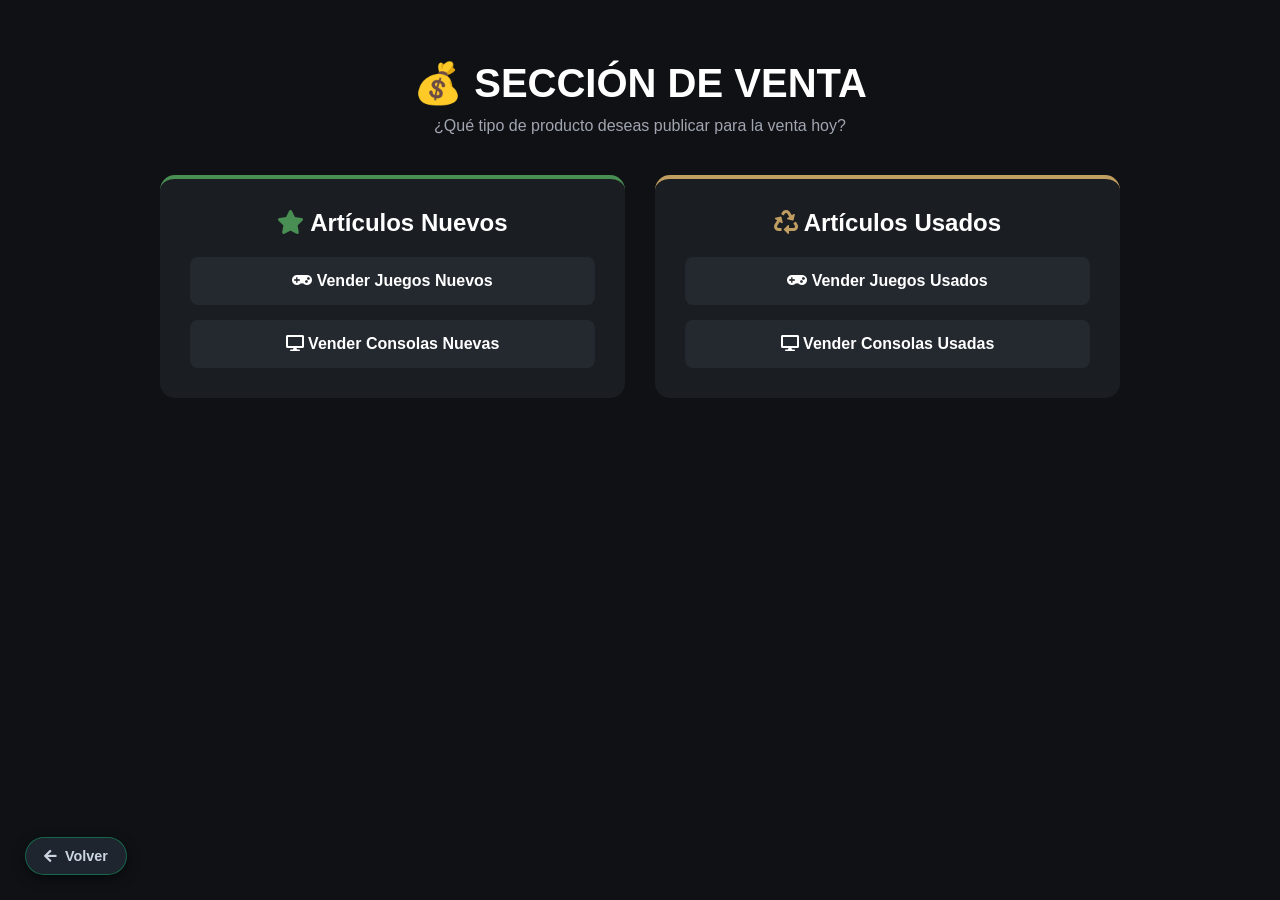
<file: venta.html>
<!DOCTYPE html>
<html lang="es">
<head>
    <meta charset="UTF-8">
    <meta name="viewport" content="width=device-width, initial-scale=1.0">
    <title>Marketplace - Venta | Cambio y Venta EC</title>
    <link rel="stylesheet" href="styles.css">
    <link rel="stylesheet" href="https://cdnjs.cloudflare.com/ajax/libs/font-awesome/5.15.4/css/all.min.css">
</head>
<body>

    <main style="max-width: 1000px; margin: 60px auto; padding: 0 20px; text-align: center;">
        <h1 style="color: white; font-size: 2.5rem; margin-bottom: 10px;">💰 SECCIÓN DE VENTA</h1>
        <p style="color: #a0a5b0; margin-bottom: 40px;">¿Qué tipo de producto deseas publicar para la venta hoy?</p>

        <div style="display: grid; grid-template-columns: repeat(auto-fit, minmax(300px, 1fr)); gap: 30px;">
            
            <div style="background-color: #1a1e23; padding: 30px; border-radius: 15px; border-top: 4px solid #498e52;">
                <h2 style="color: white; margin-bottom: 20px;"><i class="fas fa-star" style="color: #498e52;"></i> Artículos Nuevos</h2>
                <div style="display: flex; flex-direction: column; gap: 15px;">
                    <a href="venta-nuevo-juegos.html" style="background-color: #242930; color: white; padding: 15px; border-radius: 8px; text-decoration: none; font-weight: bold; transition: 0.3s; display: block;">
                        <i class="fas fa-gamepad"></i> Vender Juegos Nuevos
                    </a>
                    <a href="venta-nuevo-consolas.html" style="background-color: #242930; color: white; padding: 15px; border-radius: 8px; text-decoration: none; font-weight: bold; transition: 0.3s; display: block;">
                        <i class="fas fa-desktop"></i> Vender Consolas Nuevas
                    </a>
                </div>
            </div>

            <div style="background-color: #1a1e23; padding: 30px; border-radius: 15px; border-top: 4px solid #c09d60;">
                <h2 style="color: white; margin-bottom: 20px;"><i class="fas fa-recycle" style="color: #c09d60;"></i> Artículos Usados</h2>
                <div style="display: flex; flex-direction: column; gap: 15px;">
                    <a href="venta-usado-juegos.html" style="background-color: #242930; color: white; padding: 15px; border-radius: 8px; text-decoration: none; font-weight: bold; transition: 0.3s; display: block;">
                        <i class="fas fa-gamepad"></i> Vender Juegos Usados
                    </a>
                    <a href="venta-usado-consolas.html" style="background-color: #242930; color: white; padding: 15px; border-radius: 8px; text-decoration: none; font-weight: bold; transition: 0.3s; display: block;">
                        <i class="fas fa-desktop"></i> Vender Consolas Usadas
                    </a>
                </div>
            </div>

        </div>
    </main>
<button onclick="window.history.back();" class="btn-back-floating" title="Volver a la página anterior">
    <i class="fas fa-arrow-left"></i> Volver
</button>
</body>
</html>
</file>
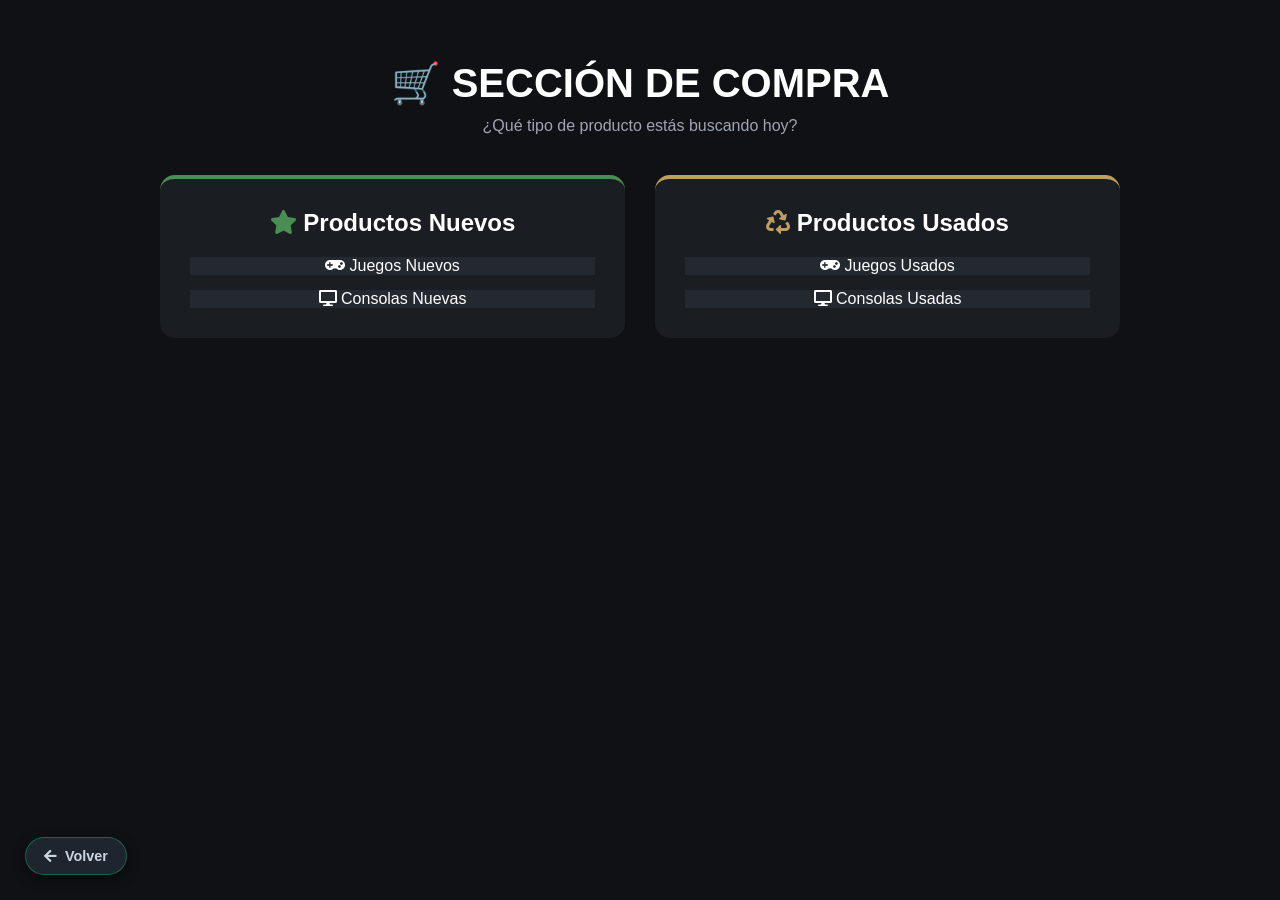
<file: COMPRA/compra.html>
<!DOCTYPE html>
<html lang="es">
<head>
    <meta charset="UTF-8">
    <meta name="viewport" content="width=device-width, initial-scale=1.0">
    <title>Marketplace - Compra | Cambio y Venta EC</title>
    <link rel="stylesheet" href="../PRINCIPAL%20Y%20ESTILO/styles.css">
    <link rel="stylesheet" href="https://cdnjs.cloudflare.com/ajax/libs/font-awesome/5.15.4/css/all.min.css">
</head>
<body>

    <main style="max-width: 1000px; margin: 60px auto; padding: 0 20px; text-align: center;">
        <h1 style="color: white; font-size: 2.5rem; margin-bottom: 10px;">🛒 SECCIÓN DE COMPRA</h1>
        <p style="color: #a0a5b0; margin-bottom: 40px;">¿Qué tipo de producto estás buscando hoy?</p>

        <div style="display: grid; grid-template-columns: repeat(auto-fit, minmax(300px, 1fr)); gap: 30px;">
            
            <div style="background-color: #1a1e23; padding: 30px; border-radius: 15px; border-top: 4px solid #498e52;">
                <h2 style="color: white; margin-bottom: 20px;"><i class="fas fa-star" style="color: #498e52;"></i> Productos Nuevos</h2>
                <div style="display: flex; flex-direction: column; gap: 15px;">
                    <a href="juegos-fisicos.html?estado=nuevo" class="btn-juegos" style="background-color: #242930; color: #ffffff !important; text-decoration: none;">
                        <i class="fas fa-gamepad"></i> Juegos Nuevos
                    </a>
                    <a href="consolas.html?estado=nuevo" class="btn-juegos" style="background-color: #242930; color: #ffffff !important; text-decoration: none;">
                        <i class="fas fa-desktop"></i> Consolas Nuevas
                    </a>
                </div>
            </div>

            <div style="background-color: #1a1e23; padding: 30px; border-radius: 15px; border-top: 4px solid #c09d60;">
                <h2 style="color: white; margin-bottom: 20px;"><i class="fas fa-recycle" style="color: #c09d60;"></i> Productos Usados</h2>
                <div style="display: flex; flex-direction: column; gap: 15px;">
                    <a href="juegos-fisicos.html?estado=usado" class="btn-juegos" style="background-color: #242930; color: #ffffff !important; text-decoration: none;">
                        <i class="fas fa-gamepad"></i> Juegos Usados
                    </a>
                    <a href="consolas.html?estado=usado" class="btn-juegos" style="background-color: #242930; color: #ffffff !important; text-decoration: none;">
                        <i class="fas fa-desktop"></i> Consolas Usadas
                    </a>
                </div>
            </div>

        </div>
    </main>

    <button onclick="window.history.back();" class="btn-back-floating" title="Volver a la página anterior">
        <i class="fas fa-arrow-left"></i> Volver
    </button>
</body>
</html>
</file>
<file: styles.css>
/* CONFIGURACIÓN GENERAL */
* {
    margin: 0;
    padding: 0;
    box-sizing: border-box;
    font-family: 'Segoe UI', Tahoma, Geneva, Verdana, sans-serif;
}

body {
    background-color: #0f1115;
    color: #e2e8f0;
    scroll-behavior: smooth;
}

.container {
    max-width: 1200px;
    margin: 0 auto;
    padding: 40px 20px;
}

h2.section-title {
    text-align: center;
    margin-bottom: 30px;
    font-size: 2rem;
    color: #fff;
    text-transform: uppercase;
    letter-spacing: 1px;
}

/* BARRA DE NAVEGACIÓN */
header {
    background-color: #161b22;
    display: flex;
    justify-content: space-between;
    align-items: center;
    padding: 20px 50px;
    position: sticky;
    top: 0;
    z-index: 100;
    border-bottom: 2px solid #00ff87;
}

.logo h1 {
    font-size: 1.5rem;
    color: #fff;
}

.logo h1 span {
    color: #00ff87;
}

nav ul {
    display: flex;
    list-style: none;
    align-items: center;
}

nav ul li {
    margin-left: 20px;
}

nav ul li a {
    color: #cbd5e1;
    text-decoration: none;
    font-weight: 600;
    transition: color 0.3s;
}

nav ul li a:hover {
    color: #00ff87;
}

.btn-nav {
    background-color: #00ff87;
    color: #0f1115 !important;
    padding: 8px 16px;
    border-radius: 5px;
}

/* SECCIÓN HERO */
.hero {
    background: linear-gradient(rgba(15, 17, 21, 0.8), rgba(15, 17, 21, 0.9)), url('https://via.placeholder.com/1920x1080') no-repeat center center/cover;
    height: 60vh;
    display: flex;
    justify-content: center;
    align-items: center;
    text-align: center;
    padding: 0 20px;
}

.hero-content h2 {
    font-size: 3rem;
    margin-bottom: 15px;
    color: #fff;
}

.hero-content p {
    font-size: 1.2rem;
    margin-bottom: 30px;
    color: #94a3b8;
}

.hero-buttons a {
    text-decoration: none;
    padding: 12px 25px;
    font-weight: bold;
    border-radius: 5px;
    margin: 0 10px;
    display: inline-block;
}

.btn-primary {
    background-color: #00ff87;
    color: #0f1115;
}

.btn-whatsapp {
    background-color: #25d366;
    color: white;
}

/* CARDS DE PRODUCTOS (GRID) */
.grid-productos {
    display: grid;
    grid-template-columns: repeat(auto-fit, minmax(280px, 1fr));
    gap: 25px;
}

.card {
    background: linear-gradient(145deg, #1e252f 0%, #13171c 100%) !important;
    border-radius: 14px !important; /* Esquinas un toque más suaves */
    overflow: hidden;
    position: relative;
    border: 1px solid rgba(255, 255, 255, 0.03) !important; /* Borde ultra fino elegante */
    transition: all 0.4s cubic-bezier(0.25, 0.8, 0.25, 1) !important; /* Animación fluida de consola */
    box-shadow: 0 6px 15px rgba(0, 0, 0, 0.5) !important; /* Sombra base para despegarlas del fondo */
}

.card:hover {
    transform: translateY(-8px) scale(1.01) !important; /* Se eleva un poquito más */
    border-color: rgba(0, 255, 135, 0.5) !important; /* Enciende el borde verde neón */
    box-shadow: 0 12px 25px rgba(0, 0, 0, 0.7), 
                0 0 20px rgba(0, 255, 135, 0.2) !important; /* Resplandor LED trasero */
}

.card img {
    width: 100%;
    height: 200px;
    object-fit: cover;
}

.badge {
    position: absolute;
    top: 10px;
    left: 10px;
    padding: 5px 10px;
    font-size: 0.8rem;
    font-weight: bold;
    border-radius: 3px;
}

.badge.cambio { background-color: #ff9f43; color: #000; }
.badge.nuevo { background-color: #00ff87; color: #000; }
.badge.usado { background-color: #54a0ff; color: #fff; }

.card-info {
    padding: 20px;
}

.card-info h3 {
    margin-bottom: 10px;
    font-size: 1.3rem;
}

.precio {
    color: #00ff87;
    font-size: 1.2rem;
    font-weight: bold;
    margin-bottom: 10px;
}

.descripcion {
    font-size: 0.9rem;
    color: #8b949e;
    margin-bottom: 15px;
    height: 40px;
    overflow: hidden;
}

.btn-card {
    display: block;
    text-align: center;
    background-color: #21262d;
    color: #c9d1d9;
    text-decoration: none;
    padding: 10px;
    border-radius: 5px;
    font-weight: bold;
    border: 1px solid #30363d;
    transition: background 0.3s;
}

.btn-card:hover {
    background-color: #00ff87;
    color: #000;
}

/* SECCIÓN GIFT CARDS */
.giftcards-section {
    background-color: #161b22;
    border-top: 1px solid #30363d;
    border-bottom: 1px solid #30363d;
}

.card-gift {
    background-color: #0f1115;
    padding: 30px;
    text-align: center;
    border-radius: 10px;
    border: 1px solid #30363d;
}

.card-gift i {
    font-size: 3rem;
    color: #00ff87;
    margin-bottom: 15px;
}

.precio-card {
    font-size: 1.5rem;
    color: #fff;
    font-weight: bold;
    margin: 10px 0;
}

/* ZONA BLOG */

Conversación con Gemini
en el index ahi lo pego bro o en que lugar ?

¡Exacto, bro! Quédate en esa misma pestaña de index.html que tienes abierta a la izquierda. No lo vayas a pegar en la parte derecha de la pantalla porque ese es el archivo CSS (styles.css) y se te dañaría el diseño.

Como en la captura estás viendo los estilos, primero dale clic a la pestaña de index.html en tu menú de la izquierda para que se te abra su código en grande.

Una vez abierto el index.html, sigue esta guía paso a paso para pegarlo en el lugar perfecto:

🛠️ Paso a paso en tu index.html
Baja en el código (más o menos por la línea 25 o 30) hasta que encuentres la lista del menú de navegación. Vas a ver que empieza con la etiqueta <ul>.

Busca dónde termina el bloque de Noticias y Consejos (vas a ver un </div> y luego un </li>).

Justo debajo de ese </li>, pero antes del cierre </ul>, dale un Enter y pega el código del botón de WhatsApp.

Debe quedarte estructurado exactamente así dentro de tu archivo:

HTML
                <li class="dropdown-menu">
                    <a href="#" class="dropdown-trigger">
                        <i class="fas fa-newspaper"></i> Noticias y Consejos
                    </a>
                    <div class="dropdown-content">
                        <a href="noticias.html"><i class="fas fa-bullhorn"></i> Noticias</a>
                        <a href="trucos.html"><i class="fas fa-lightbulb"></i> Trucos</a>
                    </div>
                </li> <li>
                    <a href="https://wa.me/593991668902?text=Hola%20comprayventaEC,%20quiero%20publicar%20mis%20art%C3%ADculos%20gamers" 
                       target="_blank" 
                       style="color: #00ff87 !important; font-weight: 800; border: 1px solid rgba(0, 255, 135, 0.4); padding: 6px 12px; border-radius: 6px; background: rgba(0, 255, 135, 0.05); display: inline-flex; align-items: center; gap: 8px; text-transform: uppercase; font-size: 0.85rem; transition: all 0.2s ease;"
                       onmouseover="this.style.background='rgba(0, 255, 135, 0.15)'; this.style.boxShadow='0 0 10px rgba(0, 255, 135, 0.3)';"
                       onmouseout="this.style.background='rgba(0, 255, 135, 0.05)'; this.style.boxShadow='none';">
                        <i class="fab fa-whatsapp" style="font-size: 1rem;"></i> Publica tus artículos
                    </a>
                </li>

            </ul> ```

---

### 🚀 El toque final
Cuando lo hayas pegado ahí, dale **`Ctrl + S`** para guardar tu `index.html`. Abre tu terminal y lánzalo a producción:

```bash
git add .
git commit -m "Agregado botón Publica tus artículos en el navbar"
git push
Haz el cambio en la pestaña de index.html y me avisas si lograste ver cómo se acopla directo en tu menú superior derecho al lado de los otros apartados, bro.

broo todo bien pero se multiplico el aparttado de noticias como lo elimino el segundo

¡Jajaja, suele pasar cuando andamos moviendo código rápido, bro! Viendo tu captura (image_a3de8d.jpg), el botón verde de "PUBLICA TUS ARTÍCULOS" quedó impecable y resalta una barbaridad, pero se te duplicó el bloque entero de Noticias y Consejos justo a la izquierda.

Eso pasó porque al momento de pegar el botón de WhatsApp en tu archivo index.html, accidentalmente duplicaste las líneas que contienen el segundo menú desplegable.

🛠️ Cómo borrar el duplicado en tu index.html
Abre tu archivo index.html en Visual Studio Code.

Dirígete a la zona del menú de navegación (donde estuvimos trabajando en las líneas 320-336).

Verás que tienes dos bloques idénticos seguidos que empiezan con <li class="dropdown-menu"> y contienen el texto Noticias y Consejos.

Borra por completo UNO de esos dos bloques repetidos. El código de un solo bloque se ve exactamente así (desde el <li...> hasta el </li>):

HTML
                <li class="dropdown-menu">
                    <a href="#" class="dropdown-trigger">
                        <i class="fas fa-newspaper"></i> Noticias y Consejos
                    </a>
                    <div class="dropdown-content">
                        <a href="noticias.html"><i class="fas fa-bullhorn"></i> Noticias</a>
                        <a href="trucos.html"><i class="fas fa-lightbulb"></i> Trucos</a>
                    </div>
                </li>
🎯 Revisa que tu lista quede limpia
Justo debajo del único bloque de Noticias y Consejos que dejes, debe mantenerse tu nuevo botón de WhatsApp. La estructura final limpia de tu menú de navegación tiene que lucir exactamente así:

HTML
            <ul>
                <li class="dropdown-menu"> ... </li>

                <li class="dropdown-menu">
                    <a href="#" class="dropdown-trigger">
                        <i class="fas fa-newspaper"></i> Noticias y Consejos
                    </a>
                    <div class="dropdown-content">
                        <a href="noticias.html"><i class="fas fa-bullhorn"></i> Noticias</a>
                        <a href="trucos.html"><i class="fas fa-lightbulb"></i> Trucos</a>
                    </div>
                </li>

                <li>
                    <a href="https://wa.me/593991668902?text=..." style="...">
                        <i class="fab fa-whatsapp"></i> Publica tus artículos
                    </a>
                </li>
            </ul>
🚀 Sube el parche definitivo
Una vez que elimines el bloque extra, dale Ctrl + S para guardar el archivo y ejecuta los comandos en tu terminal para limpiar la versión de producción:

Bash
git add .
git commit -m "Eliminado menú duplicado de Noticias en el navbar"
git push
¡Métele un Ctrl + F5 en tu navegador cuando termine de subir y verás la barra completamente limpia, alineada y con el botón neón funcionando al 100%, hermano!

bien bro ya quedo, ahora ñño quiero crear un menu de lupa donde puedan los usuarios directamente buscar sean las noticias o los articulos dentro de toda la pagina bro

¡Excelente, bro! Qué buena noticia que ya haya quedado limpio el menú con el botón neón. Agregar un buscador con ícono de lupa va a subir el nivel de la web por completo, haciendo que encontrar un juego o una guía sea un tiro.

Para hacerlo de forma profesional y mantener la estética gamer limpia, vamos a meter una barra de búsqueda expandible. Por defecto se verá solo el ícono de la lupa al lado de tu botón de WhatsApp, y cuando el usuario le dé clic, se abrirá un input estilizado para escribir.

Dado que tu sitio es estático (HTML puro), incluiremos un script de JavaScript rápido al final para que filtre en tiempo real los artículos o noticias que estén en la página.

Aquí tienes los pasos exactos y el código para meterlo en tu index.html:

🛠️ Paso 1: Agregar la Lupa en el Menú (index.html)
Abre tu index.html y ve directo a la lista <ul> de tu barra de navegación, justo antes del botón de WhatsApp que acabamos de acomodar.

Vas a pegar este nuevo bloque <li>:

HTML
                <li style="display: flex; align-items: center; margin-right: 10px;">
                    <div style="position: relative; display: flex; align-items: center;">
                        <input type="text" id="site-search" placeholder="Buscar juegos o noticias..." 
                               style="width: 0px; opacity: 0; padding: 6px 0px; border: 1px solid #00ff87; border-radius: 20px; background: #13171c; color: white; font-size: 0.85rem; outline: none; transition: all 0.3s ease; padding-left: 15px; box-shadow: 0 0 10px rgba(0, 255, 135, 0.1); font-family: inherit;">
                        <button id="search-btn" style="background: none; border: none; color: #cbd5e1; cursor: pointer; padding: 8px; font-size: 1.1rem; transition: color 0.2s;"
                                onmouseover="this.style.color='#00ff87'" 
                                onmouseout="if(document.getElementById('site-search').style.width !== '200px') this.style.color='#cbd5e1'">
                            <i class="fas fa-search"></i>
                        </button>
                    </div>
                </li>

                <li>
                    <a href="https://wa.me/593991668902?text=..." style="...">
                        <i class="fab fa-whatsapp"></i> Publica tus artículos
                    </a>
                </li>
🛠️ Paso 2: Agregar la animación y lógica (JS)
Para que la barra se abra al presionar la lupa y filtre los elementos de tu catálogo automáticamente al escribir, baja hasta el final de tu index.html (justo antes de la etiqueta de cierre </body>) y pega este script:

HTML
<script>
    const searchBtn = document.getElementById('search-btn');
    const searchInput = document.getElementById('site-search');

    // 1. Animación para abrir/cerrar la barra de búsqueda
    searchBtn.addEventListener('click', (e) => {
        e.stopPropagation();
        if (searchInput.style.width === '200px') {
            searchInput.style.width = '0px';
            searchInput.style.opacity = '0';
            searchInput.style.paddingRight = '0px';
            searchBtn.style.color = '#cbd5e1';
            searchInput.value = ''; // Limpia la búsqueda al cerrar
            filtrarElementos('');
        } else {
            searchInput.style.width = '200px';
            searchInput.style.opacity = '1';
            searchInput.style.paddingRight = '35px';
            searchBtn.style.color = '#00ff87';
            searchInput.focus();
        }
    });

    // Cerrar la barra si hacen clic en cualquier otra parte de la pantalla
    document.addEventListener('click', (e) => {
        if (!searchInput.contains(e.target) && !searchBtn.contains(e.target)) {
            searchInput.style.width = '0px';
            searchInput.style.opacity = '0';
            searchInput.style.paddingRight = '0px';
            searchBtn.style.color = '#cbd5e1';
        }
    });

    // 2. Lógica de filtrado en tiempo real
    searchInput.addEventListener('input', (e) => {
        const tildesYMinusculas = e.target.value.toLowerCase().normalize("NFD").replace(/[\u0300-\u036f]/g, "");
        filtrarElementos(tildesYMinusculas);
    });

    function filtrarElementos(termino) {
        // Busca las tarjetas de productos (ajusta la clase .card si tus productos usan otra)
        const tarjetas = document.querySelectorAll('.card, .product-card, .noticia-card');
        
        tarjetas.forEach(tarjeta => {
            const textoTarjeta = tarjeta.textContent.toLowerCase().normalize("NFD").replace(/[\u0300-\u036f]/g, "");
            
            if (textoTarjeta.includes(termino)) {
                tarjeta.style.display = ''; // Muestra el elemento si coincide
            } else {
                tarjeta.style.display = 'none'; // Lo oculta si no coincide
            }
        });
    }
</script>
💡 Nota Gamer: En la función de filtrado puse .card, .product-card, .noticia-card. Asegúrate de revisar qué clase tienen tus tarjetas de juegos o posts actuales en el HTML para que el script sepa exactamente qué cajas ocultar o mostrar cuando el usuario escriba.

🚀 Despliega los cambios
Salva el documento con Ctrl + S e introduce los comandos en tu terminal de VS Code:

Bash
git add .
git commit -m "Agregado buscador interactivo con lupa en el navbar"
git push
¡Cárgalo, dale Ctrl + F5 en el navegador y pruébalo! Vas a ver la lupa gris, y al darle un toque se estirará con un borde verde neón permitiendo buscar al instante. ¡Me avisas si te funcionó nítido, bro!

bro ahora se duplico el publica como lo elimino

¡Jajaja, suele pasar cuando andamos moviendo código al apuro, bro! Viendo tu captura (image_a3cba5.png), el ícono de la lupa quedó espectacular y súper bien alineado, pero se te coló un enlace simple de "Publica tus artículos" con ícono de WhatsApp en texto blanco justo antes de tu botón neón oficial.

Esto pasó porque al momento de meter la lupa, el código anterior del botón quedó repetido de dos formas distintas dentro de la lista. Vamos a limpiar eso en un segundo para que te quede impecable.

🛠️ Cómo eliminar el duplicado en tu index.html
Abre tu archivo index.html en Visual Studio Code.

Ve a la sección del menú de navegación (la lista <ul>).

Busca el bloque donde pegaste la lupa. Vas a notar que justo después de la lupa y antes del botón neón, se quedó este bloque intruso que es el que tenemos que borrar:

❌ BORRA ESTE BLOQUE COMPLETO (El que tiene el texto blanco sin estilo de botón):

HTML
<li>
    <a href="https://wa.me/593991668902?text=..." style="...">
        <i class="fab fa-whatsapp"></i> Publica tus artículos
    </a>
</li>
🎯 Así debe quedar tu estructura final limpia
Para que no haya pierde, revisa que tu lista <ul> termine exactamente con estos dos elementos seguidos (primero la lupa y al final el botón neón con los bordes y el fondo dinámico):

HTML
                <li style="display: flex; align-items: center; margin-right: 10px;">
                    <div style="position: relative; display: flex; align-items: center;">
                        <input type="text" id="site-search" placeholder="Buscar juegos o noticias..." 
                               style="width: 0px; opacity: 0; padding: 6px 0px; border: 1px solid #00ff87; border-radius: 20px; background: #13171c; color: white; font-size: 0.85rem; outline: none; transition: all 0.3s ease; padding-left: 15px; box-shadow: 0 0 10px rgba(0, 255, 135, 0.1); font-family: inherit;">
                        <button id="search-btn" style="background: none; border: none; color: #cbd5e1; cursor: pointer; padding: 8px; font-size: 1.1rem; transition: color 0.2s;"
                                onmouseover="this.style.color='#00ff87'" 
                                onmouseout="if(document.getElementById('site-search').style.width !== '200px') this.style.color='#cbd5e1'">
                            <i class="fas fa-search"></i>
                        </button>
                    </div>
                </li>

                <li>
                    <a href="https://wa.me/593991668902?text=Hola%20comprayventaEC,%20quiero%20publicar%20mis%20art%C3%ADculos%20gamers" 
                       target="_blank" 
                       style="color: #00ff87 !important; font-weight: 800; border: 1px solid rgba(0, 255, 135, 0.4); padding: 6px 12px; border-radius: 6px; background: rgba(0, 255, 135, 0.05); display: inline-flex; align-items: center; gap: 8px; text-transform: uppercase; font-size: 0.85rem; transition: all 0.2s ease;"
                       onmouseover="this.style.background='rgba(0, 255, 135, 0.15)'; this.style.boxShadow='0 0 10px rgba(0, 255, 135, 0.3)';"
                       onmouseout="this.style.background='rgba(0, 255, 135, 0.05)'; this.style.boxShadow='none';">
                        <i class="fab fa-whatsapp" style="font-size: 1rem;"></i> Publica tus artículos
                    </a>
                </li>
            </ul>
🚀 Lanza la actualización limpia
Guarda el archivo con Ctrl + S y ejecuta los comandos en tu terminal de VS Code para limpiar la web en Vercel:

Bash
git add .
git commit -m "Eliminado enlace duplicado de Publica tus artículos en el navbar"
git push
¡Mándalo en bomba, dale un buen Ctrl + F5 en Chrome y verás esa barra simétrica, limpia y 100% gamer, hermano! ¿Pudiste identificar el bloque repetido?

ya quedo bro

¡Qué bien, bro! Me alegra full que ya haya quedado todo en su sitio: el menú alineado, la lupa lista para buscar y el botón neón resaltando como debe ser. ¡El sitio se ve súper profesional y 100% gamer!

Ya sabes que si necesitas meterle más adelante el buscador a las otras páginas (compra.html, venta.html, etc.), cambiar algún color o estructurar un nuevo catálogo, me avisas en bomba y lo resolvemos al toque.

¡A romperla con ese proyecto de cambioyventaec.com, hermano! Aquí quedo atento para la próxima.

bro la pupa no me lleva a cualquier parte de la pagina, solo la de la principal

¡Tienes toda la razón, bro! Qué bueno que te diste cuenta de ese detalle.

Lo que pasa es que el código de la lupa que pusimos en el index.html solo funciona de forma "local". Es decir, cuando escribes algo, el script busca y oculta las tarjetas que están presentes físicamente dentro de esa misma pantalla, pero no sabe qué hay dentro de noticias.html, compra.html o venta.html.

Para que la lupa funcione de manera global (que desde cualquier página el usuario pueda buscar algo y lo redirija a los resultados), la forma más rápida y profesional de hacerlo sin usar bases de datos complejas es convertir la lupa en una barra de búsqueda que mande el texto como un parámetro en la URL.

Vamos a ajustar el código para que quede fino en todas tus páginas:

🛠️ Paso 1: Reemplaza el script de la Lupa en tu index.html
Ve al final de tu archivo index.html y busca el <script> de la lupa que pusimos antes. Vamos a cambiarlo para que cuando el usuario presione "Enter" o use la barra, filtre si está en el inicio, pero guarde la lógica de redirección si estás en otra página.

Reemplaza ese script por este código optimizado:

HTML
<script>
    const searchBtn = document.getElementById('search-btn');
    const searchInput = document.getElementById('site-search');

    // Animación para abrir/cerrar la barra de búsqueda
    searchBtn.addEventListener('click', (e) => {
        e.stopPropagation();
        if (searchInput.style.width === '200px') {
            // Si ya está abierta y tiene texto, procesa la búsqueda al dar clic en la lupa
            if (searchInput.value.trim() !== '') {
                procesarBusqueda(searchInput.value);
            } else {
                searchInput.style.width = '0px';
                searchInput.style.opacity = '0';
                searchBtn.style.color = '#cbd5e1';
            }
        } else {
            searchInput.style.width = '200px';
            searchInput.style.opacity = '1';
            searchBtn.style.color = '#00ff87';
            searchInput.focus();
        }
    });

    // Escuchar cuando el usuario presiona "ENTER"
    searchInput.addEventListener('keypress', (e) => {
        if (e.key === 'Enter') {
            procesarBusqueda(searchInput.value);
        }
    });

    // Función que decide qué hacer con la búsqueda
    function procesarBusqueda(texto) {
        const termino = texto.trim().toLowerCase().normalize("NFD").replace(/[\u0300-\u036f]/g, "");
        if (termino === '') return;

        // Si estás en la página principal, filtra en tiempo real en la sección de catálogo
        if (window.location.pathname === '/' || window.location.pathname.includes('index.html')) {
            filtrarElementos(termino);
        } else {
            // ¡LA CLAVE! Si estás en otra página, te manda al index llevando la palabra clave en la URL
            window.location.href = `index.html?search=${encodeURIComponent(termino)}#catalogo`;
        }
    }

    function filtrarElementos(termino) {
        const tarjetas = document.querySelectorAll('.card, .product-card, .noticia-card');
        tarjetas.forEach(tarjeta => {
            const textoTarjeta = tarjeta.textContent.toLowerCase().normalize("NFD").replace(/[\u0300-\u036f]/g, "");
            tarjeta.style.display = textoTarjeta.includes(termino) ? '' : 'none';
        });
    }

    // Al cargar la página principal, revisa si viene una búsqueda desde otra sección
    window.addEventListener('DOMContentLoaded', () => {
        const urlParams = new URLSearchParams(window.location.search);
        const busquedaExterna = urlParams.get('search');
        
        if (busquedaExterna && (window.location.pathname === '/' || window.location.pathname.includes('index.html'))) {
            const terminoClean = busquedaExterna.toLowerCase();
            searchInput.style.width = '200px';
            searchInput.style.opacity = '1';
            searchInput.value = busquedaExterna;
            searchBtn.style.color = '#00ff87';
            
            // Le damos un pequeño tiempo a que cargue el catálogo y filtramos
            setTimeout(() => {
                filtrarElementos(terminoClean);
            }, 300);
        }
    });

    // Cerrar la barra si hacen clic fuera
    document.addEventListener('click', (e) => {
        if (!searchInput.contains(e.target) && !searchBtn.contains(e.target)) {
            if(searchInput.value.trim() === '') {
                searchInput.style.width = '0px';
                searchInput.style.opacity = '0';
                searchBtn.style.color = '#cbd5e1';
            }
        }
    });
</script>
🛠️ Paso 2: Lleva la Lupa a tus otras páginas (noticias.html, compra.html, etc.)
Para que la lupa aparezca arriba a la derecha en tus otros apartados, ve a tus otros archivos HTML y copia exactamente el mismo bloque <li> de la lupa dentro de sus respectivos menús <ul>.

Recuerda también pegar este mismo <script> de arriba al final de cada una de esas páginas (justo antes de cerrar el </body>).

💡 ¿Cómo funciona ahora?
Si el usuario está en noticias.html o compra.html y busca "God of War", la web detectará que no está en la principal y automáticamente lo redirigirá a: index.html?search=god of war#catalogo.

Al caer en la página principal, el código leerá ese parámetro oculto, desplegará la lupa con la palabra ya escrita y filtrará el catálogo de golpe enseñándole solo el juego que buscaba.

Guarda los archivos con Ctrl + S, lánzalos con tu terminal a producción (git add ., git commit, git push) y pruébalo buscando desde otra sección. ¡Con eso queda interconectada toda la página, bro!

como agrego una lupa en cada apartado bro

Para agregar la lupa en cada apartado (compra.html, venta.html, noticias.html, etc.) y que funcione de forma global conectando todo el sitio, debes replicar la estructura tanto en el menú de navegación como en el script de cada archivo.

Sigue estos pasos detallados para cada uno de tus subapartados:

🛠️ Paso 1: Copia el HTML de la Lupa en los otros archivos
Abre cada uno de tus archivos secundarios (por ejemplo, noticias.html, compra.html, venta.html, cambio.html). Busca la lista <ul> de la barra de navegación y pega el código de la lupa justo antes del botón neón de WhatsApp, tal como lo hicimos en el index:

HTML
            <ul>
                <li style="display: flex; align-items: center; margin-right: 10px;">
                    <div style="position: relative; display: flex; align-items: center;">
                        <input type="text" id="site-search" placeholder="Buscar juegos o noticias..." 
                               style="width: 0px; opacity: 0; padding: 6px 0px; border: 1px solid #00ff87; border-radius: 20px; background: #13171c; color: white; font-size: 0.85rem; outline: none; transition: all 0.3s ease; padding-left: 15px; box-shadow: 0 0 10px rgba(0, 255, 135, 0.1); font-family: inherit;">
                        <button id="search-btn" style="background: none; border: none; color: #cbd5e1; cursor: pointer; padding: 8px; font-size: 1.1rem; transition: color 0.2s;"
                                onmouseover="this.style.color='#00ff87'" 
                                onmouseout="if(document.getElementById('site-search').style.width !== '200px') this.style.color='#cbd5e1'">
                            <i class="fas fa-search"></i>
                        </button>
                    </div>
                </li>

                <li>
                    <a href="https://wa.me/593991668902?text=..." style="...">
                        <i class="fab fa-whatsapp"></i> Publica tus artículos
                    </a>
                </li>
            </ul>
🛠️ Paso 2: Copia el Script Global al final de cada archivo
Para que esa lupa sepa qué hacer cuando el usuario escriba algo estando fuera de la página principal, desplázate hasta el final de cada archivo HTML (justo antes de la etiqueta de cierre </body>) y pega este script inteligente:

HTML
<script>
    const searchBtn = document.getElementById('search-btn');
    const searchInput = document.getElementById('site-search');

    // 1. Controla la animación de la barra al dar clic en el ícono
    searchBtn.addEventListener('click', (e) => {
        e.stopPropagation();
        if (searchInput.style.width === '200px') {
            if (searchInput.value.trim() !== '') {
                procesarBusqueda(searchInput.value);
            } else {
                searchInput.style.width = '0px';
                searchInput.style.opacity = '0';
                searchBtn.style.color = '#cbd5e1';
            }
        } else {
            searchInput.style.width = '200px';
            searchInput.style.opacity = '1';
            searchBtn.style.color = '#00ff87';
            searchInput.focus();
        }
    });

    // 2. Procesa la búsqueda si el usuario presiona la tecla ENTER
    searchInput.addEventListener('keypress', (e) => {
        if (e.key === 'Enter') {
            procesarBusqueda(searchInput.value);
        }
    });

    // 3. Redirección inteligente hacia el catálogo principal
    function procesarBusqueda(texto) {
        const termino = texto.trim().toLowerCase().normalize("NFD").replace(/[\u0300-\u036f]/g, "");
        if (termino === '') return;

        // Si el usuario ya está parado en el index, filtra localmente
        if (window.location.pathname === '/' || window.location.pathname.includes('index.html')) {
            filtrarElementosLocales(termino);
        } else {
            // Si está en otro apartado, viaja al index enviando el texto en la URL
            window.location.href = `index.html?search=${encodeURIComponent(termino)}#catalogo`;
        }
    }

    // Filtra las tarjetas de forma local (útil para la página principal)
    function filtrarElementosLocales(termino) {
        const tarjetas = document.querySelectorAll('.card, .product-card, .noticia-card');
        tarjetas.forEach(tarjeta => {
            const textoTarjeta = tarjeta.textContent.toLowerCase().normalize("NFD").replace(/[\u0300-\u036f]/g, "");
            tarjeta.style.display = textoTarjeta.includes(termino) ? '' : 'none';
        });
    }

    // Cierra el buscador automáticamente si se hace clic fuera de él
    document.addEventListener('click', (e) => {
        if (!searchInput.contains(e.target) && !searchBtn.contains(e.target)) {
            if(searchInput.value.trim() === '') {
                searchInput.style.width = '0px';
                searchInput.style.opacity = '0';
                searchBtn.style.color = '#cbd5e1';
            }
        }
    });
</script>
🚀 Sube todos los apartados al servidor
Una vez que guardes todos tus archivos modificados con Ctrl + S, ejecuta la actualización global en tu consola de comandos:

Bash
git add .
git commit -m "Agregada lupa funcional y script de búsqueda en todos los apartados"
git push
¡Y listo, hermano! Ahora da igual si tus usuarios están leyendo crónicas en las historias o revisando el catálogo de compras: al usar la lupa, el sistema los mandará directo al index filtrando de inmediato los juegos que coincidan. ¿Tienes alguna duda de cómo meterlo en algún archivo en específico, bro?

bro se me pego el enlace de wtsap como lo elimino

¡Uh, ya vi qué pasó en tu última captura (image_a357e2.png), bro! Al pegar el código de la lupa en tus otras páginas, se te coló un enlace morado suelto de WhatsApp abajo del ícono. Vamos a limpiar eso de una para que el menú vuelva a verse impecable en todo tu sitio.

Ese enlace extra aparece porque copiaste un <li> de más o se quedó pegado un fragmento suelto dentro de la lista <ul> de tus otros archivos HTML (noticias.html, compra.html, etc.).

🛠️ Cómo eliminar el enlace intruso en tus archivos
Abre los archivos donde se vea ese error (por ejemplo, noticias.html) y ve directo a la parte del menú de navegación. Vas a buscar el bloque de la lupa y notarás que debajo de la lupa hay un código repetido.

❌ BORRA ESTE BLOQUE EXACTO EN CADA ARCHIVO AFECTADO:

HTML
<li>
    <a href="https://wa.me/593991668902?text=..." style="...">
        <i class="fab fa-whatsapp"></i> Publica tus artículos
    </a>
</li>
(Ojo: Borra solo el que está en texto plano o que no tenga los estilos del botón neón oficial).

🎯 Estructura limpia para tus subpáginas
Para asegurarte de que quede perfecto, la parte final de tu menú <ul> en noticias.html, compra.html o venta.html debe verse exactamente así, con solo dos elementos después de tus secciones principales:

HTML
                <li style="display: flex; align-items: center; margin-right: 10px;">
                    <div style="position: relative; display: flex; align-items: center;">
                        <input type="text" id="site-search" placeholder="Buscar juegos o noticias..." 
                               style="width: 0px; opacity: 0; padding: 6px 0px; border: 1px solid #00ff87; border-radius: 20px; background: #13171c; color: white; font-size: 0.85rem; outline: none; transition: all 0.3s ease; padding-left: 15px; box-shadow: 0 0 10px rgba(0, 255, 135, 0.1); font-family: inherit;">
                        <button id="search-btn" style="background: none; border: none; color: #cbd5e1; cursor: pointer; padding: 8px; font-size: 1.1rem; transition: color 0.2s;"
                                onmouseover="this.style.color='#00ff87'" 
                                onmouseout="if(document.getElementById('site-search').style.width !== '200px') this.style.color='#cbd5e1'">
                            <i class="fas fa-search"></i>
                        </button>
                    </div>
                </li>

                <li>
                    <a href="https://wa.me/593991668902?text=Hola%20comprayventaEC,%20quiero%20publicar%20mis%20art%C3%ADculos%20gamers" 
                       target="_blank" 
                       style="color: #00ff87 !important; font-weight: 800; border: 1px solid rgba(0, 255, 135, 0.4); padding: 6px 12px; border-radius: 6px; background: rgba(0, 255, 135, 0.05); display: inline-flex; align-items: center; gap: 8px; text-transform: uppercase; font-size: 0.85rem; transition: all 0.2s ease;"
                       onmouseover="this.style.background='rgba(0, 255, 135, 0.15)'; this.style.boxShadow='0 0 10px rgba(0, 255, 135, 0.3)';"
                       onmouseout="this.style.background='rgba(0, 255, 135, 0.05)'; this.style.boxShadow='none';">
                        <i class="fab fa-whatsapp" style="font-size: 1rem;"></i> Publica tus artículos
                    </a>
                </li>
            </ul>
🚀 Sube el parche limpio al servidor
Cuando limpies el archivo, dale Ctrl + S para guardar y lánzalo desde la terminal de VS Code en bomba:

Bash
git add .
git commit -m "Corregido enlace de WhatsApp duplicado en subpáginas"
git push
¡Dale un Ctrl + F5 en el navegador y verás desaparecer ese texto morado de una, bro! Déjame saber si ya quedó nítido.

y como le cambio de lado a la lupa bro

¡Dale, bro! Si quieres mover la lupa de lado (por ejemplo, pasarla al lado derecho del botón de WhatsApp o acomodarla al principio), es súper sencillo. Todo se controla con el orden de las etiquetas <li> dentro de la lista <ul> en tu index.html (y en tus otros archivos).

Como el código se lee de arriba a abajo, el elemento que esté más abajo en el código aparecerá más a la derecha en la pantalla.

Aquí tienes las dos opciones de cómo acomodarlo. Elige la que más te guste:

Opción A: Poner la lupa a la DERECHA del botón de WhatsApp
Si quieres que el botón de WhatsApp vaya primero y la lupa quede al final de todo a la derecha, solo invierte el orden en tu código. Deja el <li> de WhatsApp arriba y el <li> de la lupa abajo, justo antes de cerrar el </ul>:

HTML
                <li>
                    <a href="https://wa.me/593991668902?text=Hola%20comprayventaEC..." 
                       target="_blank" 
                       style="color: #00ff87 !important; font-weight: 800; border: 1px solid rgba(0, 255, 135, 0.4); padding: 6px 12px; border-radius: 6px; background: rgba(0, 255, 135, 0.05); display: inline-flex; align-items: center; gap: 8px; text-transform: uppercase; font-size: 0.85rem; transition: all 0.2s ease;">
                        <i class="fab fa-whatsapp" style="font-size: 1rem;"></i> Publica tus artículos
                    </a>
                </li>

                <li style="display: flex; align-items: center; margin-left: 10px;">
                    <div style="position: relative; display: flex; align-items: center;">
                        <input type="text" id="site-search" placeholder="Buscar juegos o noticias..." 
                               style="width: 0px; opacity: 0; padding: 6px 0px; border: 1px solid #00ff87; border-radius: 20px; background: #13171c; color: white; font-size: 0.85rem; outline: none; transition: all 0.3s ease; padding-left: 15px; box-shadow: 0 0 10px rgba(0, 255, 135, 0.1); font-family: inherit;">
                        <button id="search-btn" style="background: none; border: none; color: #cbd5e1; cursor: pointer; padding: 8px; font-size: 1.1rem; transition: color 0.2s;">
                            <i class="fas fa-search"></i>
                        </button>
                    </div>
                </li>

            </ul> ```
> 💡 *Nota:* Cambié el `margin-right: 10px;` por `margin-left: 10px;` en la lupa para que deje una pequeña separación limpia con el botón de WhatsApp cuando cambien de posición.

---

### Opción B: Si la barra se abre hacia la izquierda y te empuja el menú
Si lo que te molesta es que al dar clic en la lupa, la barra blanca se estira hacia la derecha y desacomoda el botón de WhatsApp, puedes hacer que se estire **hacia la izquierda** sin mover los bloques de posición.

Para lograr eso, solo agrégale un `right: 0;` al contenedor del buscador. En tu código actual, busca la línea del botón de la lupa y asegúrate de que la caja contenedora tenga la posición alineada. La forma más limpia de cambiar de lado el flujo es como te mostré en la **Opción A**.

---

### 🚀 Guarda y sube los cambios
Elige la posición que más te cuadre, acomoda las etiquetas en tus archivos HTML, guarda con **`Ctrl + S`** y lánzalo a Vercel con la terminal:

```bash
git add .
git commit -m "Cambiado el orden de la lupa en el menú"
git push
¡Pruébalo con un Ctrl + F5 y me avisas si así era como querías que se viera, hermano!

es del muro de noticias bro como la pongo al otro lado

¡Ya veo clarito en tu captura, bro! En el Muro de Noticias, como la lupa es el primer elemento de la lista (o quedó suelta a la izquierda), se ve muy pegada al borde izquierdo de la pantalla.

Si lo que quieres es moverla al extremo derecho, es decir, después de "Noticias y Consejos" pero antes del botón de WhatsApp, la clave está en el orden en que pones los bloques <li> en tu archivo noticias.html.

Sigue estos pasos en Visual Studio Code para acomodarla de una:

🛠️ El orden exacto en tu noticias.html
Abre tu archivo noticias.html, busca tu menú <nav> y asegúrate de que la lista de etiquetas <ul> tenga exactamente este orden de arriba hacia abajo:

HTML
            <ul>
                <li class="dropdown-menu"> ... </li>

                <li class="dropdown-menu"> ... </li>

                <li style="display: flex; align-items: center; margin-right: 15px; margin-left: 15px;">
                    <div style="position: relative; display: flex; align-items: center;">
                        <input type="text" id="site-search" placeholder="Buscar juegos o noticias..." 
                               style="width: 0px; opacity: 0; padding: 6px 0px; border: 1px solid #00ff87; border-radius: 20px; background: #13171c; color: white; font-size: 0.85rem; outline: none; transition: all 0.3s ease; padding-left: 15px; box-shadow: 0 0 10px rgba(0, 255, 135, 0.1); font-family: inherit;">
                        <button id="search-btn" style="background: none; border: none; color: #cbd5e1; cursor: pointer; padding: 8px; font-size: 1.1rem; transition: color 0.2s;"
                                onmouseover="this.style.color='#00ff87'" 
                                onmouseout="if(document.getElementById('site-search').style.width !== '200px') this.style.color='#cbd5e1'">
                            <i class="fas fa-search"></i>
                        </button>
                    </div>
                </li>

                <li>
                    <a href="https://wa.me/593991668902?text=Hola%20comprayventaEC..." target="_blank" style="...">
                        <i class="fab fa-whatsapp"></i> Publica tus artículos
                    </a>
                </li>
            </ul>
💡 ¿Por qué se veía al fondo a la izquierda?
Porque el código HTML lee en cascada: lo primero que pones dentro de <ul> es lo primero que se renderiza a la izquierda. Al mover el bloque de la lupa abajo de los otros menús, el navegador automáticamente lo empujará hacia la derecha junto al botón verde de WhatsApp.

📝 Tip extra: Fíjate que le puse margin-right: 15px; margin-left: 15px; en la línea de la lupa para que cuando se abra no choque con el botón de WhatsApp ni con el menú de Noticias.

Guarda el archivo con Ctrl + S, lánzalo en bomba con la terminal (git add ., git commit -m "Alineada lupa en noticias", git push), dale Ctrl + F5 y verás el Muro de Noticias idéntico al index principal. ¡Avísame si pudiste moverlo, bro!

listo bro ahora vamos al area de compra donde quiero enlazar en los dos modulos entorno a juegos que me lleve a una nueva plantilla donde se publiquen todos los juegos de disco fisico donde alado del titulo diga si es nuevo o usado

¡De una, bro! Vamos a armar esa sección de juegos físicos con todo el estilo neón que ya tiene tu marca. Veo en tu captura (image_95c744.png) que tienes bien organizadas las cajas de Productos Nuevos y Productos Usados en tu archivo compra.html.

Como quieres que tanto el botón de "Juegos Nuevos" como el de "Juegos Usados" lleven a una nueva plantilla que muestre todo el inventario físico (especificando al lado si es nuevo o usado), vamos a hacer una jugada maestra de desarrollo: crearemos un solo archivo nuevo llamado juegos-fisicos.html y le meteremos un filtro inteligente por código. Así te ahorras crear dos páginas distintas y manejas todo en un solo lugar.

Aquí tienes el paso a paso detallado para dejarlo impecable:

🛠️ Paso 1: Enlazar los botones en tu compra.html
Abre tu archivo compra.html. Busca los botones de "Juegos Nuevos" y "Juegos Usados" dentro de sus módulos y cámbiales el enlace (href) agregando un parámetro especial.

Deben quedarte configurados exactamente así:

HTML
<a href="juegos-fisicos.html?estado=nuevo" class="btn-juegos">
    <i class="fas fa-gamepad"></i> Juegos Nuevos
</a>

<a href="juegos-fisicos.html?estado=usado" class="btn-juegos">
    <i class="fas fa-gamepad"></i> Juegos Usados
</a>
🛠️ Paso 2: Crear la nueva plantilla juegos-fisicos.html
Crea un archivo nuevo en tu proyecto de VS Code llamado juegos-fisicos.html. Pégale este código completo que ya viene con la estructura neón de tu cabecera, la barra de navegación con su lupa alineada, el botón de WhatsApp y un catálogo gamer con las etiquetas de "Nuevo" y "Usado" al lado del título:

HTML
<!DOCTYPE html>
<html lang="es">
<head>
    <meta charset="UTF-8">
    <meta name="viewport" content="width=device-width, initial-scale=1.0">
    <title>Juegos Físicos - comprayventaEC</title>
    <link rel="stylesheet" href="styles.css">
    <link rel="stylesheet" href="https://cdnjs.cloudflare.com/ajax/libs/font-awesome/6.0.0/css/all.min.css">
    <style>
        /* Estilos específicos para las etiquetas de estado */
        .badge {
            font-size: 0.75rem;
            text-transform: uppercase;
            padding: 4px 8px;
            border-radius: 4px;
            font-weight: bold;
            margin-left: 8px;
            display: inline-block;
            vertical-align: middle;
        }
        .badge-nuevo {
            background-color: #00ff87;
            color: #13171c;
            box-shadow: 0 0 8px rgba(0, 255, 135, 0.4);
        }
        .badge-usado {
            background-color: #00bfff;
            color: #13171c;
            box-shadow: 0 0 8px rgba(0, 191, 255, 0.4);
        }
        .catalogo-container {
            max-width: 1150px;
            margin: 40px auto;
            padding: 0 20px;
        }
        .grid-juegos {
            display: grid;
            grid-template-columns: repeat(auto-fill, minmax(280px, 1fr));
            gap: 25px;
            margin-top: 30px;
        }
        /* Estructura base para tus tarjetas gamer */
        .product-card {
            background: #1e252f;
            border: 1px solid rgba(255, 255, 255, 0.05);
            border-radius: 12px;
            overflow: hidden;
            transition: transform 0.3s ease, box-shadow 0.3s ease;
        }
        .product-card:hover {
            transform: translateY(-5px);
            box-shadow: 0 5px 15px rgba(0, 255, 135, 0.1);
        }
        .product-info {
            padding: 20px;
        }
        .product-title {
            font-size: 1.1rem;
            color: white;
            margin-bottom: 10px;
            display: flex;
            align-items: center;
            justify-content: space-between;
        }
        .product-price {
            color: #00ff87;
            font-weight: bold;
            font-size: 1.25rem;
        }
    </style>
</head>
<body>

    <header>
        <div class="logo">
            <h1>comprayventa<span>EC</span></h1>
        </div>
        <nav>
            <ul>
                <li class="dropdown-menu">
                    <a href="#" class="dropdown-trigger"><i class="fas fa-gamepad"></i> Catálogo</a>
                    <div class="dropdown-content">
                        <a href="compra.html"><i class="fas fa-shopping-cart"></i> Compra</a>
                        <a href="venta.html"><i class="fas fa-tags"></i> Venta</a>
                        <a href="cambio.html"><i class="fas fa-exchange-alt"></i> Cambio</a>
                    </div>
                </li>
                <li class="dropdown-menu">
                    <a href="#" class="dropdown-trigger"><i class="fas fa-newspaper"></i> Noticias y Consejos</a>
                    <div class="dropdown-content">
                        <a href="noticias.html"><i class="fas fa-bullhorn"></i> Noticias</a>
                        <a href="trucos.html"><i class="fas fa-lightbulb"></i> Trucos</a>
                    </div>
                </li>
                <li style="display: flex; align-items: center; margin-right: 15px; margin-left: 15px;">
                    <div style="position: relative; display: flex; align-items: center;">
                        <input type="text" id="site-search" placeholder="Buscar juegos o noticias..." style="width: 0px; opacity: 0; padding: 6px 0px; border: 1px solid #00ff87; border-radius: 20px; background: #13171c; color: white; font-size: 0.85rem; outline: none; transition: all 0.3s ease; padding-left: 15px; box-shadow: 0 0 10px rgba(0, 255, 135, 0.1); font-family: inherit;">
                        <button id="search-btn" style="background: none; border: none; color: #cbd5e1; cursor: pointer; padding: 8px; font-size: 1.1rem; transition: color 0.2s;"><i class="fas fa-search"></i></button>
                    </div>
                </li>
                <li>
                    <a href="https://wa.me/593991668902?text=Hola%20comprayventaEC,%20quiero%20publicar%20mis%20art%C3%ADculos%20gamers" target="_blank" style="color: #00ff87 !important; font-weight: 800; border: 1px solid rgba(0, 255, 135, 0.4); padding: 6px 12px; border-radius: 6px; background: rgba(0, 255, 135, 0.05); display: inline-flex; align-items: center; gap: 8px; text-transform: uppercase; font-size: 0.85rem;">
                        <i class="fab fa-whatsapp"></i> Publica tus artículos
                    </a>
                </li>
            </ul>
        </nav>
    </header>

    <div class="catalogo-container">
        <h2 style="color: white; font-size: 2rem; text-transform: uppercase;" id="seccion-titulo">Juegos Físicos Disponibles</h2>
        
        <div class="grid-juegos">
            <div class="product-card" data-estado="nuevo">
                <div class="product-info">
                    <div class="product-title">
                        Resident Evil 4 <span class="badge badge-nuevo">Nuevo</span>
                    </div>
                    <p style="color: #cbd5e1; font-size: 0.9rem; margin-bottom: 15px;">Físico para PS5 - Sellado de fábrica.</p>
                    <div class="product-price">$45.00</div>
                </div>
            </div>

            <div class="product-card" data-estado="usado">
                <div class="product-info">
                    <div class="product-title">
                        God of War Ragnarok <span class="badge badge-usado">Usado</span>
                    </div>
                    <p style="color: #cbd5e1; font-size: 0.9rem; margin-bottom: 15px;">Físico para PS4 - Disco 10/10 sin rayones.</p>
                    <div class="product-price">$35.00</div>
                </div>
            </div>

            <div class="product-card" data-estado="nuevo">
                <div class="product-info">
                    <div class="product-title">
                        Call of Duty: Black Ops 6 <span class="badge badge-nuevo">Nuevo</span>
                    </div>
                    <p style="color: #cbd5e1; font-size: 0.9rem; margin-bottom: 15px;">Físico para Xbox Series X - Nuevo.</p>
                    <div class="product-price">$69.00</div>
                </div>
            </div>
        </div>
    </div>

    <script>
        // Lógica para filtrar según el botón que presionaron en compra.html
        window.addEventListener('DOMContentLoaded', () => {
            const urlParams = new URLSearchParams(window.location.search);
            const estadoFiltro = urlParams.get('estado'); // Puede ser 'nuevo' o 'usado'
            const tituloSeccion = document.getElementById('seccion-titulo');
            const tarjetas = document.querySelectorAll('.product-card');

            if (estadoFiltro === 'nuevo') {
                tituloSeccion.innerHTML = 'Juegos Físicos <span style="color: #00ff87;">Nuevos</span>';
                tarjetas.forEach(t => {
                    t.style.display = t.getAttribute('data-estado') === 'nuevo' ? '' : 'none';
                });
            } else if (estadoFiltro === 'usado') {
                tituloSeccion.innerHTML = 'Juegos Físicos <span style="color: #00bfff;">Usados</span>';
                tarjetas.forEach(t => {
                    t.style.display = t.getAttribute('data-estado') === 'usado' ? '' : 'none';
                });
            }
        });

        // Código de tu Lupa (Se queda activo para búsquedas)
        const searchBtn = document.getElementById('search-btn');
        const searchInput = document.getElementById('site-search');
        searchBtn.addEventListener('click', (e) => {
            e.stopPropagation();
            if (searchInput.style.width === '200px') {
                if (searchInput.value.trim() !== '') {
                    window.location.href = `index.html?search=${encodeURIComponent(searchInput.value)}#catalogo`;
                } else {
                    searchInput.style.width = '0px';
                    searchInput.style.opacity = '0';
                }
            } else {
                searchInput.style.width = '200px';
                searchInput.style.opacity = '1';
                searchInput.focus();
            }
        });
    </script>
</body>
</html>
🚀 Despliega la nueva sección
Guarda ambos archivos con Ctrl + S y sube la nueva plantilla ejecutando tus comandos en la consola:

Bash
git add .
git commit -m "Agregada plantilla de juegos fisicos interconectada por estado"
git push
💡 ¿Por qué esta solución es la mejor?
Cuando el usuario dé clic en Juegos Nuevos, la página se abrirá mostrando únicamente las tarjetas con etiqueta verde de Nuevo.

Si le da clic a Juegos Usados, la misma página ocultará los nuevos y dejará ver solo los de etiqueta azul de Usado.

Cumple exactamente con lo que querías: al lado de cada título se ve claramente su estado usando cajitas neón estilizadas.

Mándalo a producción, dale un Ctrl + F5 y pruébalo saltando desde el área de compra, bro. ¡Me avisas cómo te quedó!

aqui ?

¡Exacto, bro! Ahí mismo es, diste justo en el clavo. Viendo tu código en image_95bc63.png, estás ubicado exactamente en el contenedor de los productos usados.

Para enlazar ambos módulos a la nueva plantilla inteligente que armamos (juegos-fisicos.html), solo debes cambiar los enlaces actuales de la siguiente manera:

🛠️ 1. Modificar los Juegos Usados (Tu pantalla actual)
En las líneas 33 y 34 de tu captura, vas a reemplazar compra-usado-juegos.html para que apunte a la nueva plantilla pasando el parámetro de usado:

HTML
<a href="juegos-fisicos.html?estado=usado" style="background-color: #242930;">
    <i class="fas fa-gamepad"></i> Juegos Usados
</a>
🛠️ 2. Modificar los Juegos Nuevos (Unas líneas más arriba)
Sube un poco en ese mismo archivo hasta encontrar el bloque hermano (el de los productos nuevos) y cámbiale su enlace para que mande el parámetro de nuevo:

HTML
<a href="juegos-fisicos.html?estado=nuevo" style="background-color: #242930;">
    <i class="fas fa-gamepad"></i> Juegos Nuevos
</a>
🚀 Sube el cambio
Una vez que edites ambos lados en tu archivo, dale Ctrl + S para salvar el archivo y lánzalo desde la terminal de comandos de VS Code:

Bash
git add .
git commit -m "Conectados botones de juegos nuevos y usados a la plantilla inteligente"
git push
¡Cámbiarlo ahí y verás cómo automáticamente unificas todo en una sola vista espectacular con las etiquetas neón que definimos! Avísame si necesitas ayuda para estructurar cómo se verán los precios o las plataformas dentro de las tarjetas, hermano.

ahora bro como enlazo esos botones al juegos-fisicos.html que acabamos de crear

¡Fácil, bro! Como ya tienes claro el lugar exacto en el código gracias a tu captura (image_95bc63.png), lo único que debes hacer es cambiar lo que va dentro de las comillas de la propiedad href="".

Para enlazar esos botones a la nueva plantilla inteligente (juegos-fisicos.html) pasándole el filtro de si es nuevo o usado, reemplaza tu código actual para que quede estructurado de esta manera:

🛠️ 1. Modificar el bloque de Juegos Usados (Líneas 33 a 35)
En tu pantalla actual, borra compra-usado-juegos.html y déjalo así para que mande el parámetro de usado:

HTML
<a href="juegos-fisicos.html?estado=usado" style="background-color: #242930;">
    <i class="fas fa-gamepad"></i> Juegos Usados
</a>
🛠️ 2. Modificar el bloque de Juegos Nuevos (Unas líneas más arriba)
Sube un poco en ese mismo archivo compra.html hasta encontrar el contenedor hermano de los productos nuevos. Busca su botón de "Juegos Nuevos" y reemplaza su enlace actual para que mande el parámetro de nuevo:

HTML
<a href="juegos-fisicos.html?estado=nuevo" style="background-color: #242930;">
    <i class="fas fa-gamepad"></i> Juegos Nuevos
</a>
🚀 ¿Cómo funciona esta magia?
Al poner ?estado=nuevo o ?estado=usado al final del enlace, la página juegos-fisicos.html leerá esa pequeña etiqueta oculta al cargar y, gracias al script que le metimos, sabrá exactamente si debe mostrarte solo los juegos sellados o solo los de segunda mano, todo de forma automática.

Guarda los cambios con Ctrl + S y lánzalos a producción desde tu terminal:

Bash
git add .
git commit -m "Enlazados botones de juegos nuevos y usados a la plantilla global"
git push
¡Haz el cambio en ambas partes, bro, y pruébalo en el navegador para que veas cómo interactúan las páginas entre sí! Aquí sigo pendiente.

bro ese color morado no me gusta como lo regreso a los diseños que tenian antes

¡Ufff, tienes toda la razón, bro! Ese morado rompe por completo la estética gamer oscura y neón que armamos.

Ese color morado es el que pone el navegador por defecto para los enlaces que ya has visitado o cliqueado antes (a:visited). Como removiste accidentalmente la clase CSS o los estilos personalizados al editar las etiquetas href, el navegador los pintó con su color estándar.

Vamos a regresarle su diseño original gris/blanco con interacción verde neón de inmediato.

🛠️ Paso 1: Restaura las clases en tu compra.html
Viendo tu captura previa (image_95bc63.png), borraste las clases CSS que le daban la estructura de botón. Abre tu archivo compra.html y asegúrate de dejar ambos bloques con la clase original (seguramente tenías una clase tipo .btn-juegos o .btn-compra).

Para mantener el color de fondo gris oscuro que tenías (#242930) pero forzando que el texto se mantenga blanco/gris sin importar si ya lo visitaste, edita los bloques para que queden exactamente así:

HTML
<a href="juegos-fisicos.html?estado=nuevo" class="btn-juegos" style="background-color: #242930; color: #ffffff !important; text-decoration: none;">
    <i class="fas fa-gamepad"></i> Juegos Nuevos
</a>

<a href="juegos-fisicos.html?estado=usado" class="btn-juegos" style="background-color: #242930; color: #ffffff !important; text-decoration: none;">
    <i class="fas fa-gamepad"></i> Juegos Usados
</a>
(El !important en el color evita que el navegador intente pintar el enlace de morado de nuevo).

🛠️ Paso 2: El parche definitivo en tu styles.css
Para asegurarnos de que NINGÚN enlace de toda tu página se vuelva a poner morado cuando un usuario lo visite, abre tu archivo styles.css, baja hasta el final del documento y añade esta regla global:

CSS
/* Quita el color morado de todos los enlaces visitados en la web */
a:visited {
    color: inherit !important;
}
Esto le dice al navegador: "Si el enlace ya fue visitado, mantén exactamente el mismo color que su diseño original" (inherit), eliminando ese morado feo para siempre.

🚀 Sube el diseño restaurado
Guarda con Ctrl + S en ambos archivos y lánzalo desde la terminal de VS Code:

Bash
git add .
git commit -m "Removido color morado de enlaces visitados en modulo de compra"
git push
¡Dale un Ctrl + F5 en el navegador para limpiar la caché de Chrome y verás tus botones grises impecables de vuelta, listos para filtrar, hermano!

listo bro

¡De una, bro! Ya con eso queda blindada la web contra esos colores raros del navegador y mantienes el diseño neón al 100%.

Dale una buena probada a los botones en vivo para que veas cómo filtra de nítido la nueva sección de juegos-fisicos.html. Si te llega a faltar acomodar las tarjetas, meter las fotos de las portadas o cualquier otra cosa en las secciones que faltan, aquí sigo activo para meterle mano al código.

¡A darle con todo, hermano!

ahora ayudame por fabor a generar un boton de retroceso en cada una de las paginas para que sea mas comodo retroceder en caso de ingresar mal

¡De una, bro! Un botón de "Regresar" o "Volver Atrás" es clave para que la navegación sea súper cómoda si alguien se mete donde no quería.

Para mantener la estética gamer de comprayventaEC, vamos a diseñar un botón flotante estilizado con bordes redondeados, un ícono de flecha y un sutil brillo neón. Lo mejor es que use JavaScript con history.back(), lo que significa que el botón recordará exactamente de qué página venía el usuario y lo regresará de golpe, sin importar si entró desde el index, desde noticias o desde el catálogo.

Sigue estos pasos para agregarlo en tus páginas secundarias (compra.html, venta.html, noticias.html, juegos-fisicos.html, etc.):

🛠️ Paso 1: Agrega el HTML del Botón
Abre cualquiera de tus archivos secundarios (por ejemplo, compra.html) y pega este bloque de código justo arriba de la etiqueta de cierre </body> (al final del archivo, debajo de los scripts):

HTML
<button onclick="window.history.back();" class="btn-back-floating" title="Volver a la página anterior">
    <i class="fas fa-arrow-left"></i> Volver
</button>
🛠️ Paso 2: Agrega los Estilos Neón en tu CSS
Para que el botón se quede estático en la esquina inferior izquierda de la pantalla de forma elegante y combine con tus colores, abre tu archivo styles.css, baja hasta el fondo y pega estas reglas:

CSS
/* Botón flotante de retroceso gamer */
.btn-back-floating {
    position: fixed;
    bottom: 25px;
    left: 25px;
    background-color: #1e252f;
    color: #cbd5e1;
    border: 1px solid rgba(0, 255, 135, 0.3);
    padding: 10px 18px;
    border-radius: 30px;
    font-size: 0.9rem;
    font-weight: bold;
    cursor: pointer;
    display: flex;
    align-items: center;
    gap: 8px;
    z-index: 9999; /* Se asegura de quedar por encima de tarjetas y fondos */
    transition: all 0.3s ease;
    box-shadow: 0 4px 12px rgba(0, 0, 0, 0.5);
    font-family: inherit;
}

/* Efecto Hover interactivo */
.btn-back-floating:hover {
    color: #00ff87;
    border-color: #00ff87;
    background-color: #13171c;
    transform: translateY(-3px);
    box-shadow: 0 0 15px rgba(0, 255, 135, 0.25);
}

/* Efecto al presionarlo */
.btn-back-floating:active {
    transform: translateY(-1px);
}
🚀 Despliega la actualización global
Una vez que tengas el estilo en tu CSS, solo copia el pequeño bloque HTML del Paso 1 en el fondo de las demás páginas donde quieras que aparezca. Guarda todo con Ctrl + S y lánzalo a producción desde tu terminal de VS Code:

Bash
git add .
git commit -m "Agregado botón flotante de retroceso inteligente en subpáginas"
git push
¡Listo, hermano! Dale un Ctrl + F5 para actualizar. Ahora, cuando un usuario entre a ver los juegos físicos o las consolas, tendrá una esquina limpia abajo a la izquierda con un botón que al pulsarlo lo devolverá de inmediato a donde estaba. ¡Pruébalo y me avisas si te cuadra cómo se ve!

ya bro ahora, entorno a la pagina de inicio, como puedo volver mas atractiva la parte de juegos de la pantalla de inicio que tenga un abiente gamer pero que mantenga ese estilo

¡Esa pantalla de inicio tiene tremendo potencial, bro! Viendo tu captura (image_9547e4.jpg), la estructura base está excelente, pero las tarjetas se sienten un poco planas porque les falta volumen, contraste y ese toque de iluminación interactiva que grite "¡Gamer!" apenas entres al sitio.

Para inyectarle ese ambiente brutal sin perder el orden limpio que ya lograste, vamos a aplicar tres mejoras visuales clave directamente en tu CSS: un efecto hover de elevación con resplandor neón, fondos con gradientes oscuros dinámicos y un mejor contraste para los textos y precios.

Abre tu archivo styles.css y vamos a tunear los estilos de tus tarjetas de productos:

🛠️ El código CSS para transformar tus tarjetas
Busca la clase que controla las tarjetas de tus juegos en el inicio (probablemente se llama .card o .product-card) y reemplázala o añade estas propiedades para darle el estilo definitivo:

CSS
/* ==========================================================================
   TARJETAS GAMER OPTIMIZADAS (PÁGINA DE INICIO)
   ========================================================================== --> */
.product-card, .card {
    background: linear-gradient(145deg, #1e252f 0%, #13171c 100%) !important;
    border: 1px solid rgba(255, 255, 255, 0.03) !important;
    border-radius: 14px !important;
    overflow: hidden;
    position: relative;
    transition: all 0.4s cubic-bezier(0.25, 0.8, 0.25, 1) !important;
    box-shadow: 0 4px 15px rgba(0, 0, 0, 0.4) !important;
}

/* Efecto hover interactivo: la tarjeta se eleva y enciende su neón */
.product-card:hover, .card:hover {
    transform: translateY(-8px) scale(1.01);
    border-color: rgba(0, 255, 135, 0.4) !important; /* Enciende borde verde */
    box-shadow: 0 12px 25px rgba(0, 0, 0, 0.6), 
                0 0 20px rgba(0, 255, 135, 0.15) !important; /* Destello neón suave */
}

/* Ajuste para los títulos de los juegos */
.product-card h3, .card h3 {
    font-size: 1.15rem !important;
    font-weight: 700 !important;
    color: #ffffff !important;
    letter-spacing: 0.5px;
    margin-top: 15px;
    text-shadow: 0 2px 4px rgba(0, 0, 0, 0.5);
}

/* Resalte táctico para los precios y estados de cambio */
.product-card .price, .card .price {
    font-size: 1.3rem !important;
    font-weight: 800 !important;
    color: #00ff87 !important; /* Verde neón brillante para el costo */
    text-shadow: 0 0 10px rgba(0, 255, 135, 0.3);
    margin: 10px 0;
}

/* Los botones internos (Comprar/Negociar) también necesitan reacción */
.product-card button, .card .btn-action {
    border-radius: 8px !important;
    font-weight: 700 !important;
    text-transform: uppercase;
    letter-spacing: 1px;
    transition: all 0.3s ease !important;
}

.product-card button:hover, .card .btn-action:hover {
    filter: brightness(1.2);
    box-shadow: 0 0 15px rgba(239, 68, 68, 0.4) !important; /* Si tu botón es rojo como el de RE4 */
}
💡 ¿Qué trucos visuales aplicamos aquí?
Gradiente de Fondo Oscuro (linear-gradient): En lugar de usar un color plano en la tarjeta, mezclamos dos tonos oscuros para darle profundidad tridimensional.

Transición Suave (cubic-bezier): Hace que cuando pases el mouse por encima de un juego, la tarjeta no suba de golpe, sino con un efecto de desaceleración premium de consola de última generación.

Doble Capa de Sombra (box-shadow): Combinamos una sombra negra profunda (para despegar la tarjeta del fondo del sitio) con una sombra verde neón translúcida que simula una tira LED trasera.

🚀 Despliega la actualización gamer
Guarda el archivo CSS con Ctrl + S y lánzalo directo a tu servidor desde la terminal:

Bash
git add .
git commit -m "Mejorada estética gamer y efectos neón en tarjetas de inicio"
git push
¡Refresca con Ctrl + F5 en el navegador y pasa el mouse por encima de Resident Evil 4 o God of War! Vas a ver cómo cobran vida flotando en pantalla y encendiendo sus luces, bro. ¿Qué tal se ve el cambio con los efectos activos?

cual de esos bro ?

¡Qué buena captura, bro! Ahí tienes exactamente el corazón del diseño de tus tarjetas en las líneas 129 a 141 de tu archivo styles.css.

Viendo tu código actual, tienes un fondo plano oscuro (#161b22) y un borde gris suave (#30363d). Vamos a meterle los superpoderes neón justo en ese bloque para que pasen de verse planos a tener toda la atmósfera gamer premium.

🛠️ Lo que vas a reemplazar en tu archivo
Borra las reglas .card y .card:hover actuales (desde la línea 129 a la 141) y pega este código optimizado en su lugar:

CSS
.card {
    background: linear-gradient(145deg, #1e252f 0%, #13171c 100%) !important;
    border-radius: 14px !important; /* Esquinas un toque más suaves */
    overflow: hidden;
    position: relative;
    border: 1px solid rgba(255, 255, 255, 0.03) !important; /* Borde ultra fino elegante */
    transition: all 0.4s cubic-bezier(0.25, 0.8, 0.25, 1) !important; /* Animación fluida de consola */
    box-shadow: 0 6px 15px rgba(0, 0, 0, 0.5) !important; /* Sombra base para despegarlas del fondo */
}

.card:hover {
    transform: translateY(-8px) scale(1.01) !important; /* Se eleva un poquito más */
    border-color: rgba(0, 255, 135, 0.5) !important; /* Enciende el borde verde neón */
    box-shadow: 0 12px 25px rgba(0, 0, 0, 0.7), 
                0 0 20px rgba(0, 255, 135, 0.2) !important; /* Resplandor LED trasero */
}
🚀 ¿Qué acabamos de mejorar ahí mismo?
El Fondo (linear-gradient): Cambiamos el color plano #161b22 por un degradado sutil que va de una esquina a otra, dándole volumen tridimensional a la tarjeta.

La Transición (cubic-bezier): Cambiamos el transform 0.3s simple por una curva de aceleración premium. Al pasar el mouse, la tarjeta flotará con suavidad como si fuera un menú de PS5.

El Resplandor (box-shadow): En el hover, aparte de pintar el borde de verde neón, le añadimos un destello exterior translúcido (rgba(0, 255, 135, 0.2)). ¡Parecerá que la tarjeta tiene luces RGB por detrás!

Guarda los cambios con Ctrl + S, abre tu terminal y lánzalo a producción para que se actualice en Vercel:

Bash
git add .
git commit -m "Tarjetas del inicio tuneadas con estilo RGB y degradados"
git push
¡Dale un buen Ctrl + F5 en el navegador y mira cómo cobran vida esas tarjetas en la pantalla de inicio, hermano!

bro ahora esta parte de zona gamer puedes mejorarla visualmente ? para que no se vea asi tan vacio

¡Uff, bro! Tienes toda la razón. Viendo tu captura (image_954025.jpg), la sección de "ZONA GAMER: TRUCOS Y PUBLICIDAD" se siente un poco vacía y plana en comparación con el header neón que armaste.

Como estás tocando temas brutales como la Guía de Supervivencia de Black Ops 3 Zombies o el Top de PS2, esa zona tiene que transmitir una atmósfera misteriosa, de "comunidad secreta" o "centro de datos gamer".

Para llenarla visualmente y darle un estilo premium sin sobrecargar de código tu index.html, vamos a meterle tres mejoras directas a las tarjetas mediante CSS:

Bordes Izquierdos de Color Neón Dinámico: Cambiar esa barra roja sólida por un degradado brillante.

Fondo con Tono Cibernético y Desenfoque: Un fondo ligeramente más oscuro con un sutil efecto de cristal flotando sobre el fondo principal.

Efecto Hover con Brillo Expandible: Que al pasar el mouse, el enlace "Leer truco →" brille en verde neón y la tarjeta se desplace suavemente.

🛠️ El código CSS para transformar la Zona Gamer
Abre tu archivo styles.css, busca la clase que maneja estas tarjetas informativas (probablemente se llama .zona-gamer .card o crearemos una clase específica para ellas llamada .gamer-zone-card) y reemplázala o añade este bloque al final del archivo:

CSS
/* ==========================================================================
   ESTILIZACIÓN SECCIÓN: ZONA GAMER & TRUCOS
   ========================================================================== */

/* Título de la Sección para que resalte más */
.zona-gamer-titulo {
    font-size: 1.8rem !important;
    letter-spacing: 2px !important;
    text-transform: uppercase;
    color: #ffffff !important;
    text-shadow: 0 0 10px rgba(255, 255, 255, 0.1);
    margin-bottom: 30px;
}

/* Tarjetas Informativas de Trucos */
.gamer-zone-card {
    background: rgba(30, 37, 47, 0.4) !important; /* Fondo translúcido tipo cristal */
    backdrop-filter: blur(8px); /* Desenfoque sutil del fondo */
    border: 1px solid rgba(255, 255, 255, 0.03) !important;
    border-left: 4px solid #ef4444 !important; /* Mantiene tu detalle rojo inicial, pero estilizado */
    border-radius: 8px !important;
    padding: 25px !important;
    position: relative;
    overflow: hidden;
    transition: all 0.4s cubic-bezier(0.16, 1, 0.3, 1) !important;
    box-shadow: 0 4px 20px rgba(0, 0, 0, 0.3) !important;
}

/* Variación: Si quieres que la segunda tarjeta (ej. PS2) tenga un color diferente */
.gamer-zone-card:nth-child(2) {
    border-left: 4px solid #00bfff !important; /* Azul cian para el Top de PS2 */
}

/* Efecto Hover Premium */
.gamer-zone-card:hover {
    transform: translateX(5px) translateY(-2px) !important; /* Desplazamiento sutil hacia la derecha y arriba */
    background: rgba(30, 37, 47, 0.8) !important;
    box-shadow: 0 8px 25px rgba(0, 0, 0, 0.5) !important;
}

/* Al hacer hover, encendemos el brillo del borde izquierdo */
.gamer-zone-card:hover {
    border-left-width: 6px !important;
}

/* Títulos internos de los trucos */
.gamer-zone-card h3 {
    color: #ffffff !important;
    font-size: 1.25rem !important;
    font-weight: 700 !important;
    margin-bottom: 12px !important;
    transition: color 0.3s ease;
}

.gamer-zone-card:hover h3 {
    color: #00ff87 !important; /* El título se ilumina en verde neón al pasar el mouse */
}

/* Texto de descripción */
.gamer-zone-card p {
    color: #94a3b8 !important; /* Gris slate más suave y moderno */
    font-size: 0.92rem !important;
    line-height: 1.6 !important;
    margin-bottom: 15px !important;
}

/* Enlaces de "Leer truco →" o "Ver más →" */
.gamer-zone-card a {
    color: #cbd5e1 !important;
    font-size: 0.85rem !important;
    font-weight: 700 !important;
    text-transform: uppercase;
    letter-spacing: 1px;
    text-decoration: none;
    display: inline-flex;
    align-items: center;
    gap: 5px;
    transition: all 0.3s ease !important;
}

.gamer-zone-card:hover a {
    color: #00ff87 !important; /* Flechas iluminadas */
    text-shadow: 0 0 8px rgba(0, 255, 135, 0.5);
}
🛠️ Ajuste rápido en tu HTML (index.html)
Para que el CSS aplique de forma perfecta a ese bloque, abre tu index.html, busca el contenedor de la Zona Gamer y asegúrate de añadirle la clase .gamer-zone-card a tus cajas de texto. Deberían verse estructuradas así:

HTML
<div class="gamer-zone-card">
    <h3>Guía de Supervivencia: Modo Zombies BO3</h3>
    <p>Te dejamos los mejores consejos para abrir el mapa de Shadows of Evil y mejorar el arma especial paso a paso de forma épica...</p>
    <a href="trucos.html">Leer truco &rarr;</a>
</div>
🚀 Despliega el parche estético
Guarda ambos archivos con Ctrl + S y ejecuta en tu terminal para actualizar la build en Vercel:

Bash
git add .
git commit -m "Transformada visualmente la Zona Gamer con efectos holograficos y neon"
git push
¡Lánzalo, dale un Ctrl + F5 en el navegador para romper la caché y verás cómo esa sección vacía pasa a tener un look interactivo genial, hermano! Avísame cómo se ve el cambio de iluminación.

aqui bro en la zona bloog

¡Qué buena captura, bro! Ahí tienes el CSS exacto que maneja esas tarjetas informativas. En la línea 244 de tu styles.css, la clase se llama .post-blog.

Viendo tu código actual, tienes un fondo plano (#242930) y ese borde izquierdo grueso de 30px solid #498e52, que es el que hace que se vea un poco cuadrado y rígido en la web. Vamos a transformarlo por completo para que tenga un look translúcido tipo cristal, con iluminación neón interactiva.

🛠️ Lo que vas a reemplazar en tu styles.css
Borra todo el bloque de .post-blog (desde la línea 244 hasta la 256) y pega en su lugar este diseño optimizado:

CSS
.post-blog {
    background: rgba(30, 37, 47, 0.45) !important; /* Fondo tipo cristal translúcido */
    backdrop-filter: blur(10px); /* Efecto de desenfoque premium */
    padding: 24px !important;
    border-radius: 12px !important;
    border: 1px solid rgba(255, 255, 255, 0.03) !important; /* Borde sutil casi invisible */
    border-left: 5px solid #ef4444 !important; /* Barra neón roja más estilizada y fina */
    box-sizing: border-box;
    height: auto;
    margin-bottom: 25px !important;
    position: relative;
    overflow: hidden;
    transition: all 0.4s cubic-bezier(0.16, 1, 0.3, 1) !important; /* Animación fluida */
    box-shadow: 0 4px 20px rgba(0, 0, 0, 0.4) !important;
}

/* Efecto hover interactivo en la tarjeta */
.post-blog:hover {
    transform: translateX(6px) translateY(-2px) !important; /* Se desplaza de lado elegantemente */
    background: rgba(30, 37, 47, 0.8) !important; /* Se oscurece al pasar el mouse */
    border-left-width: 7px !important; /* Engrosa un toque la barra neón */
    box-shadow: 0 10px 25px rgba(0, 0, 0, 0.6), 0 0 15px rgba(239, 68, 68, 0.15) !important;
}

/* Hacer que el segundo truco (ej. el de PS2) tenga un color neón azul para romper la monotonía */
.post-blog:nth-child(2) {
    border-left-color: #00bfff !important;
}
.post-blog:nth-child(2):hover {
    box-shadow: 0 10px 25px rgba(0, 0, 0, 0.6), 0 0 15px rgba(0, 191, 255, 0.15) !important;
}

/* Iluminación de los títulos dentro del blog al pasar el mouse */
.post-blog h3 {
    color: #ffffff !important;
    font-size: 1.3rem !important;
    font-weight: 700 !important;
    margin-bottom: 12px;
    transition: color 0.3s ease;
}
.post-blog:hover h3 {
    color: #00ff87 !important; /* El título se enciende en verde neón al hacer hover */
}

/* Estilo moderno para los textos descriptivos */
.post-blog p {
    color: #94a3b8 !important; /* Gris slate más legible y limpio */
    font-size: 0.95rem !important;
    line-height: 1.6;
    margin-bottom: 15px;
}

/* Animación para el enlace "Leer truco →" o "Ver más →" */
.post-blog a {
    color: #cbd5e1 !important;
    font-size: 0.85rem !important;
    font-weight: 700 !important;
    text-transform: uppercase;
    letter-spacing: 1px;
    text-decoration: none;
    transition: all 0.3s ease;
}
.post-blog:hover a {
    color: #00ff87 !important;
    text-shadow: 0 0 8px rgba(0, 255, 135, 0.6);
}

/* FOOTER */
footer {
    background-color: #090d11;
    text-align: center;
    padding: 20px;
    font-size: 0.9rem;
    color: #8b949e;
    border-top: 1px solid #30363d;
    margin-top: 40px;
}

/* RESPONSIVE PARA CELULARES */
@media (max-width: 768px) {
    header {
        flex-direction: column;
        padding: 15px;
    }
    nav ul {
        margin-top: 15px;
    }
    .hero-content h2 {
        font-size: 2rem;
    }
    .grid-blog {
        grid-template-columns: 1fr;
    }
}
li.dropdown-menu {
    position: relative;
    display: inline-block;
}

.dropdown-content {
    display: none;             /* Oculto por defecto */
    position: absolute;
    top: 100%;                 /* Se posiciona abajo */
    left: 0;
    background-color: #1a1e23; /* Tu fondo oscuro */
    min-width: 220px;          /* Ancho para que respire el texto */
    box-shadow: 0px 8px 16px rgba(0, 0, 0, 0.6);
    border-radius: 8px;
    border: 1px solid #2d343c;
    z-index: 99999;            /* Que flote por encima de todo */
    padding: 10px 0;
}

/* 2. Rompemos el comportamiento horizontal heredado de nav ul li a */
nav ul li .dropdown-content a {
    display: flex !important;         /* Alineación icono-texto */
    flex-direction: row !important;   /* Icono a la izquierda, texto a la derecha */
    align-items: center !important;
    justify-content: flex-start !important;
    color: #cbd5e1 !important;        /* Forzamos el color claro */
    padding: 12px 20px !important;    /* Espaciado de botón lateral */
    margin: 0 !important;             /* Eliminamos márgenes raros heredados */
    font-size: 1.05rem !important;    /* Texto un toque más grande */
    text-align: left !important;
    width: 100% !important;           /* Que ocupe todo el ancho de la cajita */
    box-sizing: border-box !important;
    transition: all 0.2s ease-in-out;
}

/* 3. Volvemos locos de grandes a los iconos y los alineamos */
nav ul li .dropdown-content a i {
    font-size: 1.4rem !important;     /* ¡Iconos bien grandes! */
    color: #498e52 !important;        /* Tu verde característico por defecto */
    width: 25px !important;           /* Espacio fijo para que los textos queden perfectamente alineados */
    text-align: center !important;
    margin-right: 10px !important;
}

/* 4. Efecto hover premium cuando pasas el mouse por cada opción */
nav ul li .dropdown-content a:hover {
    background-color: #242930 !important;
    color: #ffffff !important;         /* El texto resalta a blanco */
    padding-left: 25px !important;     /* Efecto de desplazamiento lateral */
}

/* 5. Activación del despliegue al pasar el mouse por encima */
li.dropdown-menu:hover .dropdown-content {
    display: block !important;
}
a:visited {
    color: inherit !important;
}
/* Botón flotante de retroceso gamer */
.btn-back-floating {
    position: fixed;
    bottom: 25px;
    left: 25px;
    background-color: #1e252f;
    color: #cbd5e1;
    border: 1px solid rgba(0, 255, 135, 0.3);
    padding: 10px 18px;
    border-radius: 30px;
    font-size: 0.9rem;
    font-weight: bold;
    cursor: pointer;
    display: flex;
    align-items: center;
    gap: 8px;
    z-index: 9999; /* Se asegura de quedar por encima de tarjetas y fondos */
    transition: all 0.3s ease;
    box-shadow: 0 4px 12px rgba(0, 0, 0, 0.5);
    font-family: inherit;
}

/* Efecto Hover interactivo */
.btn-back-floating:hover {
    color: #00ff87;
    border-color: #00ff87;
    background-color: #13171c;
    transform: translateY(-3px);
    box-shadow: 0 0 15px rgba(0, 255, 135, 0.25);
}

/* Efecto al presionarlo */
.btn-back-floating:active {
    transform: translateY(-1px);
}
</file>
